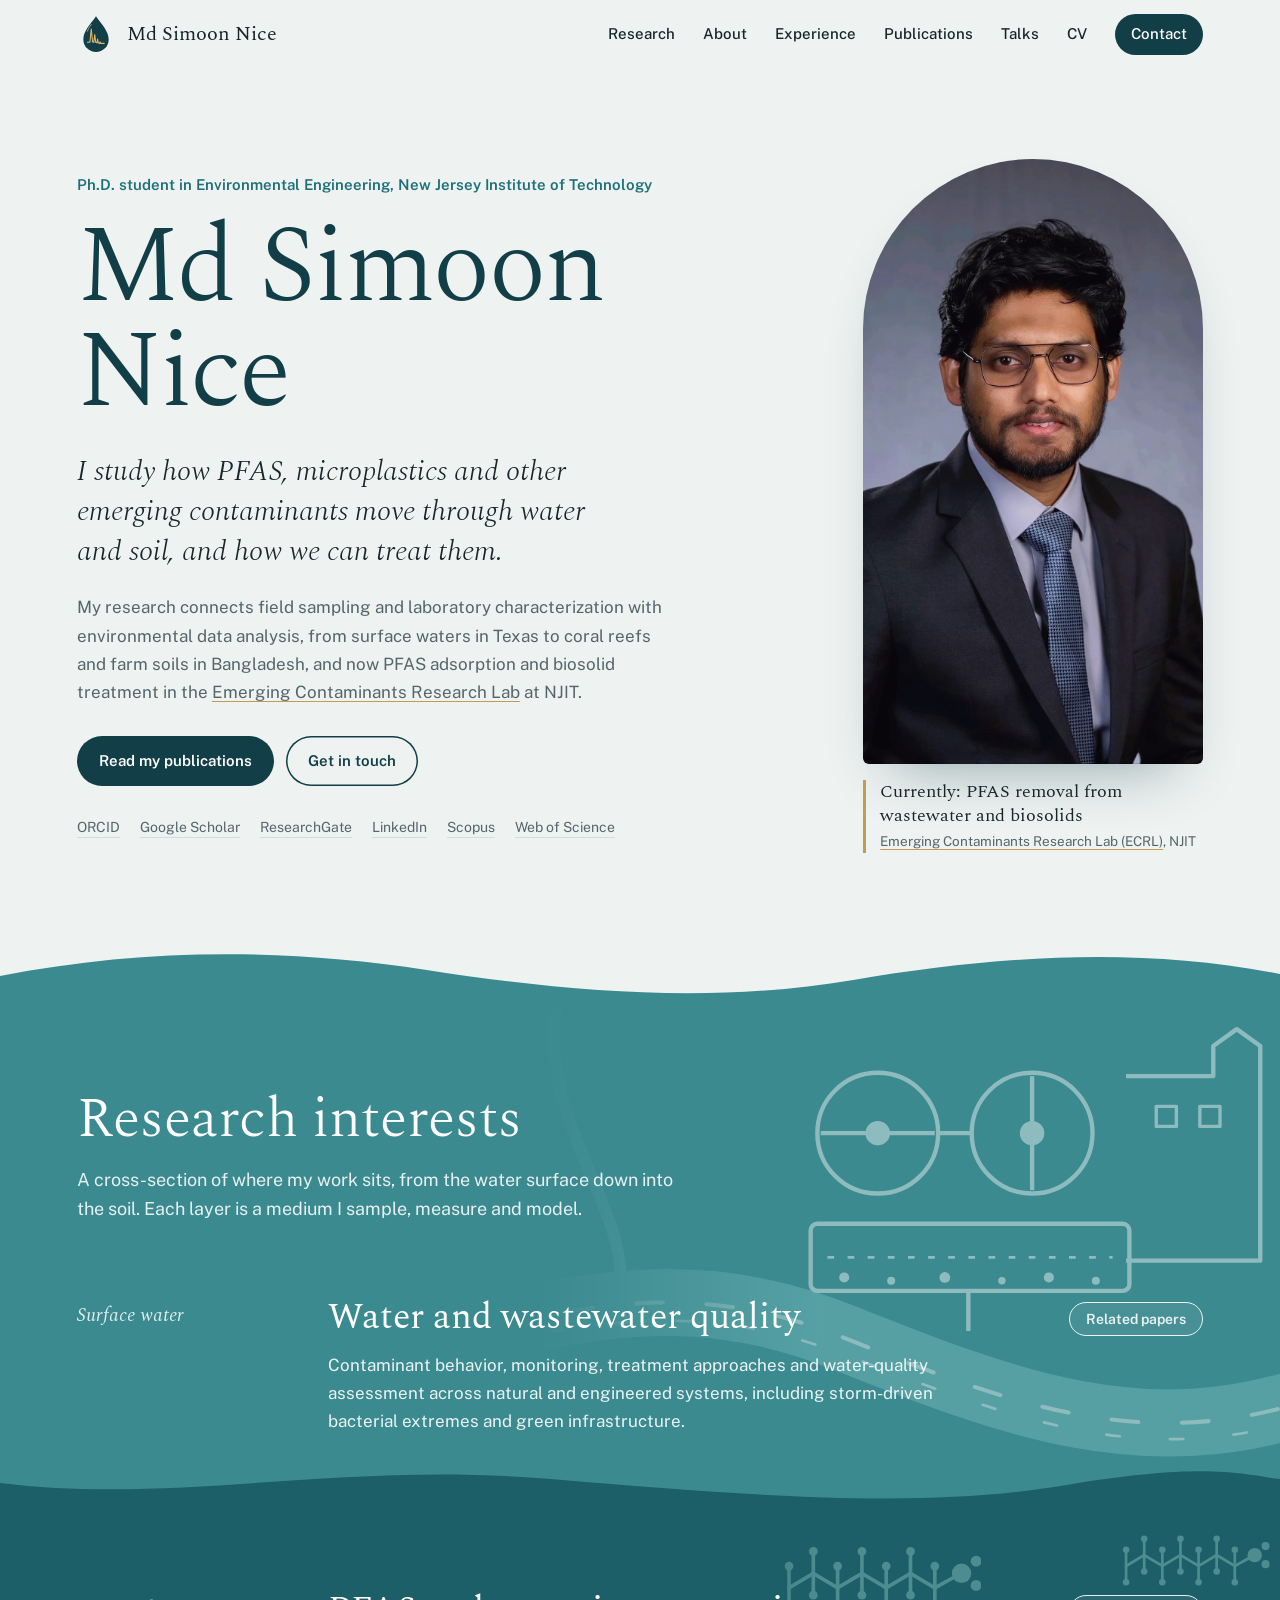
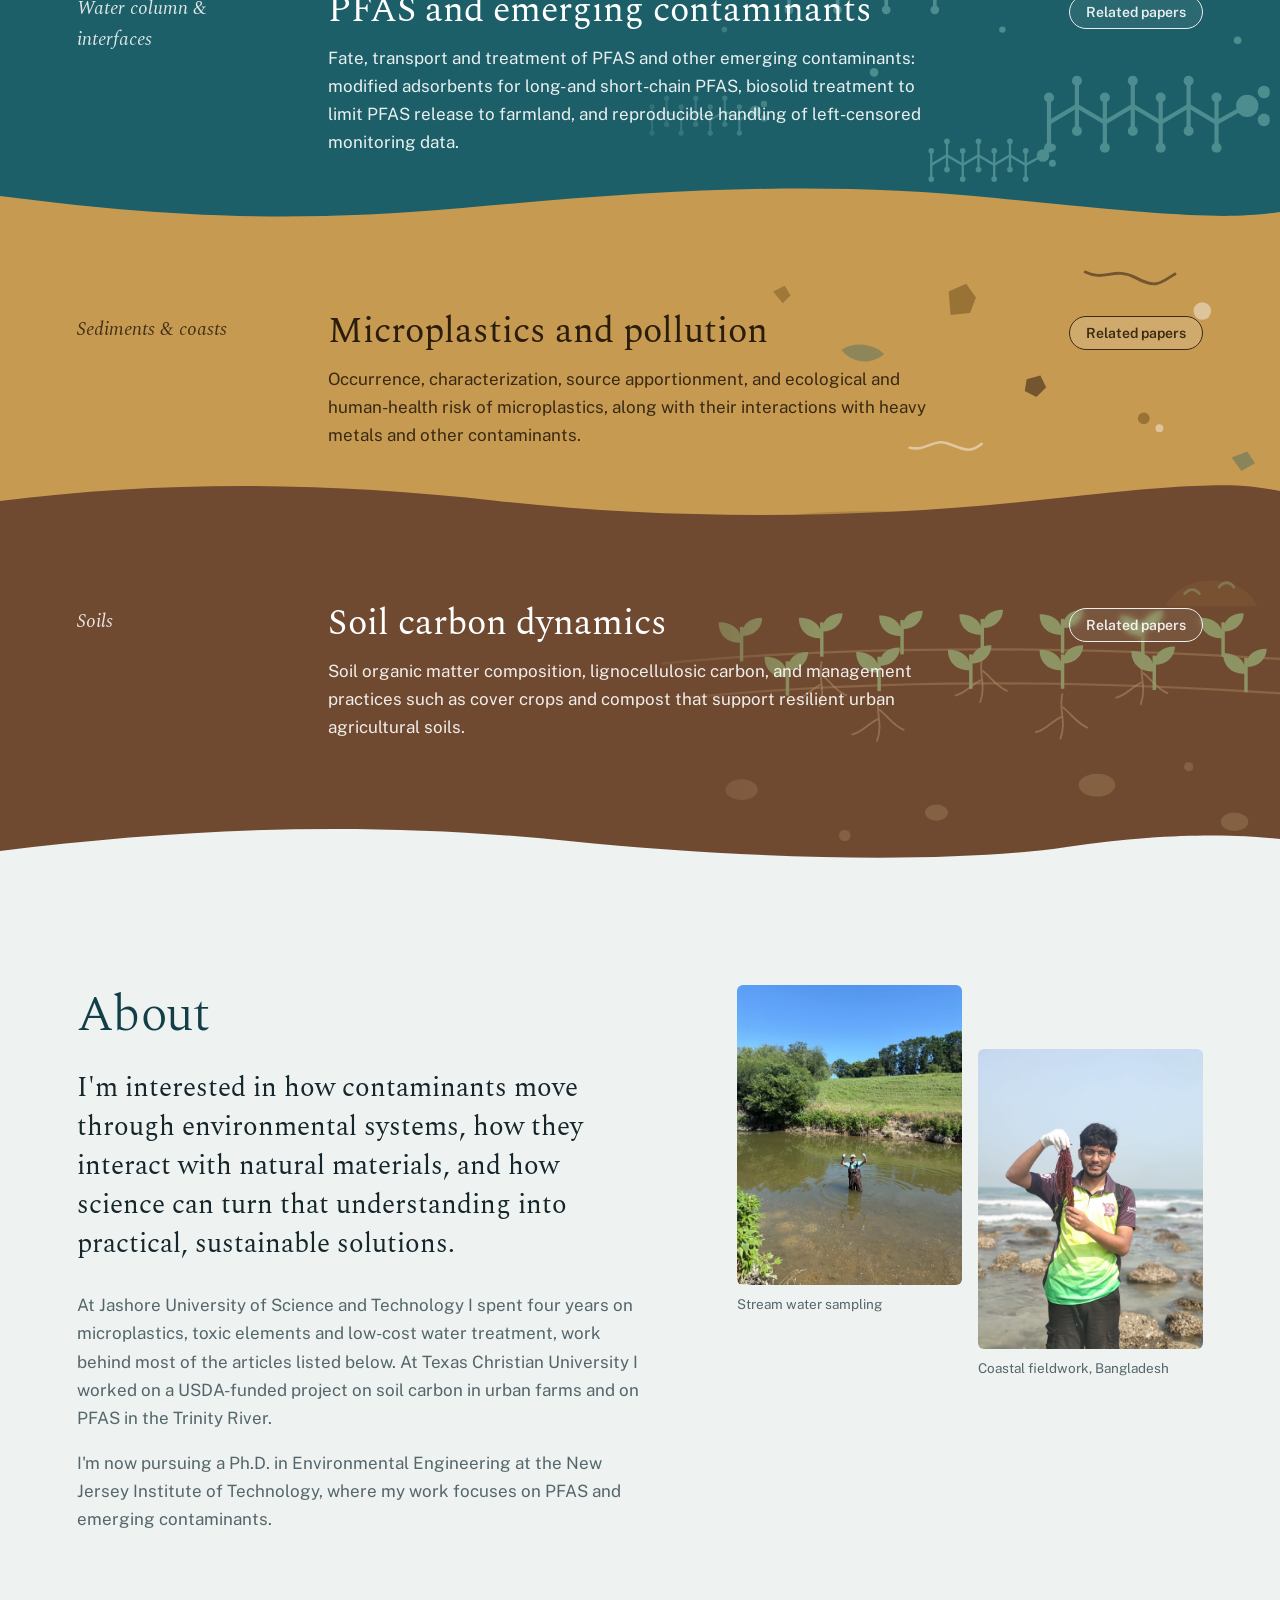
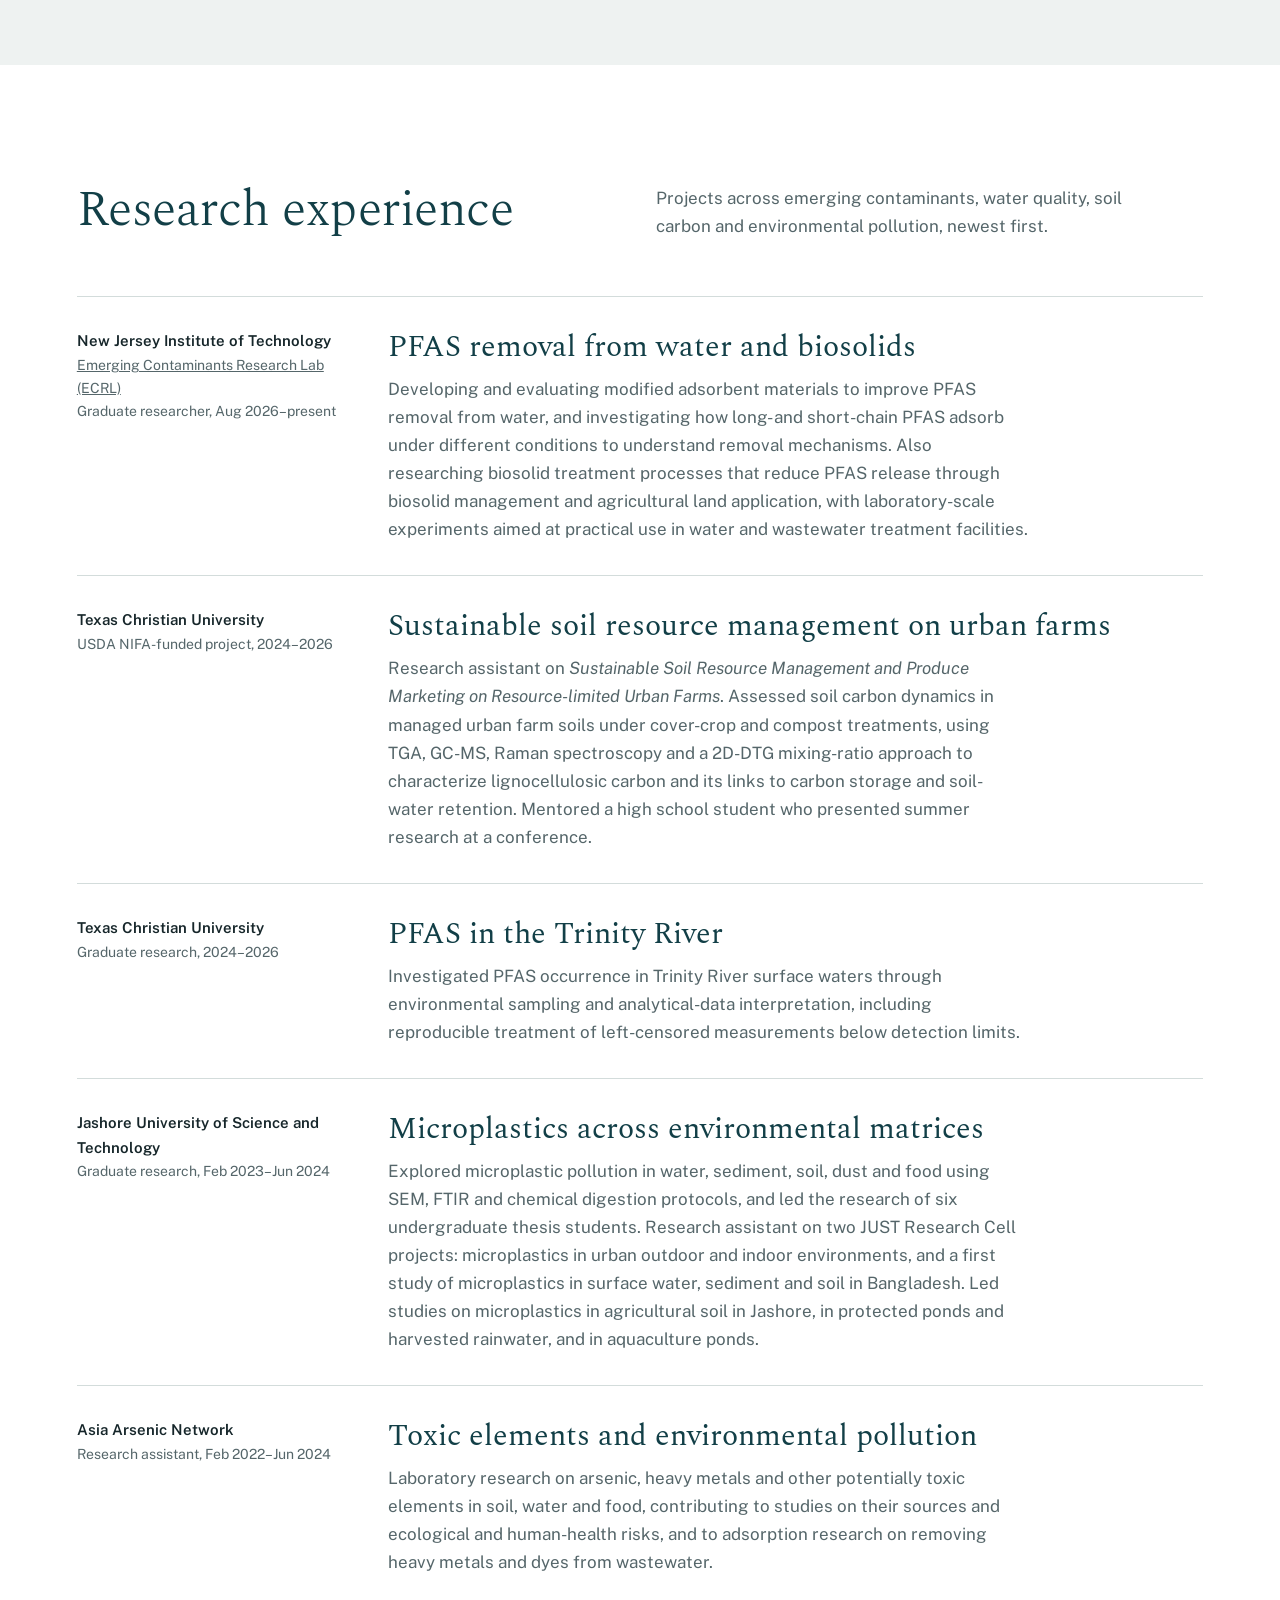
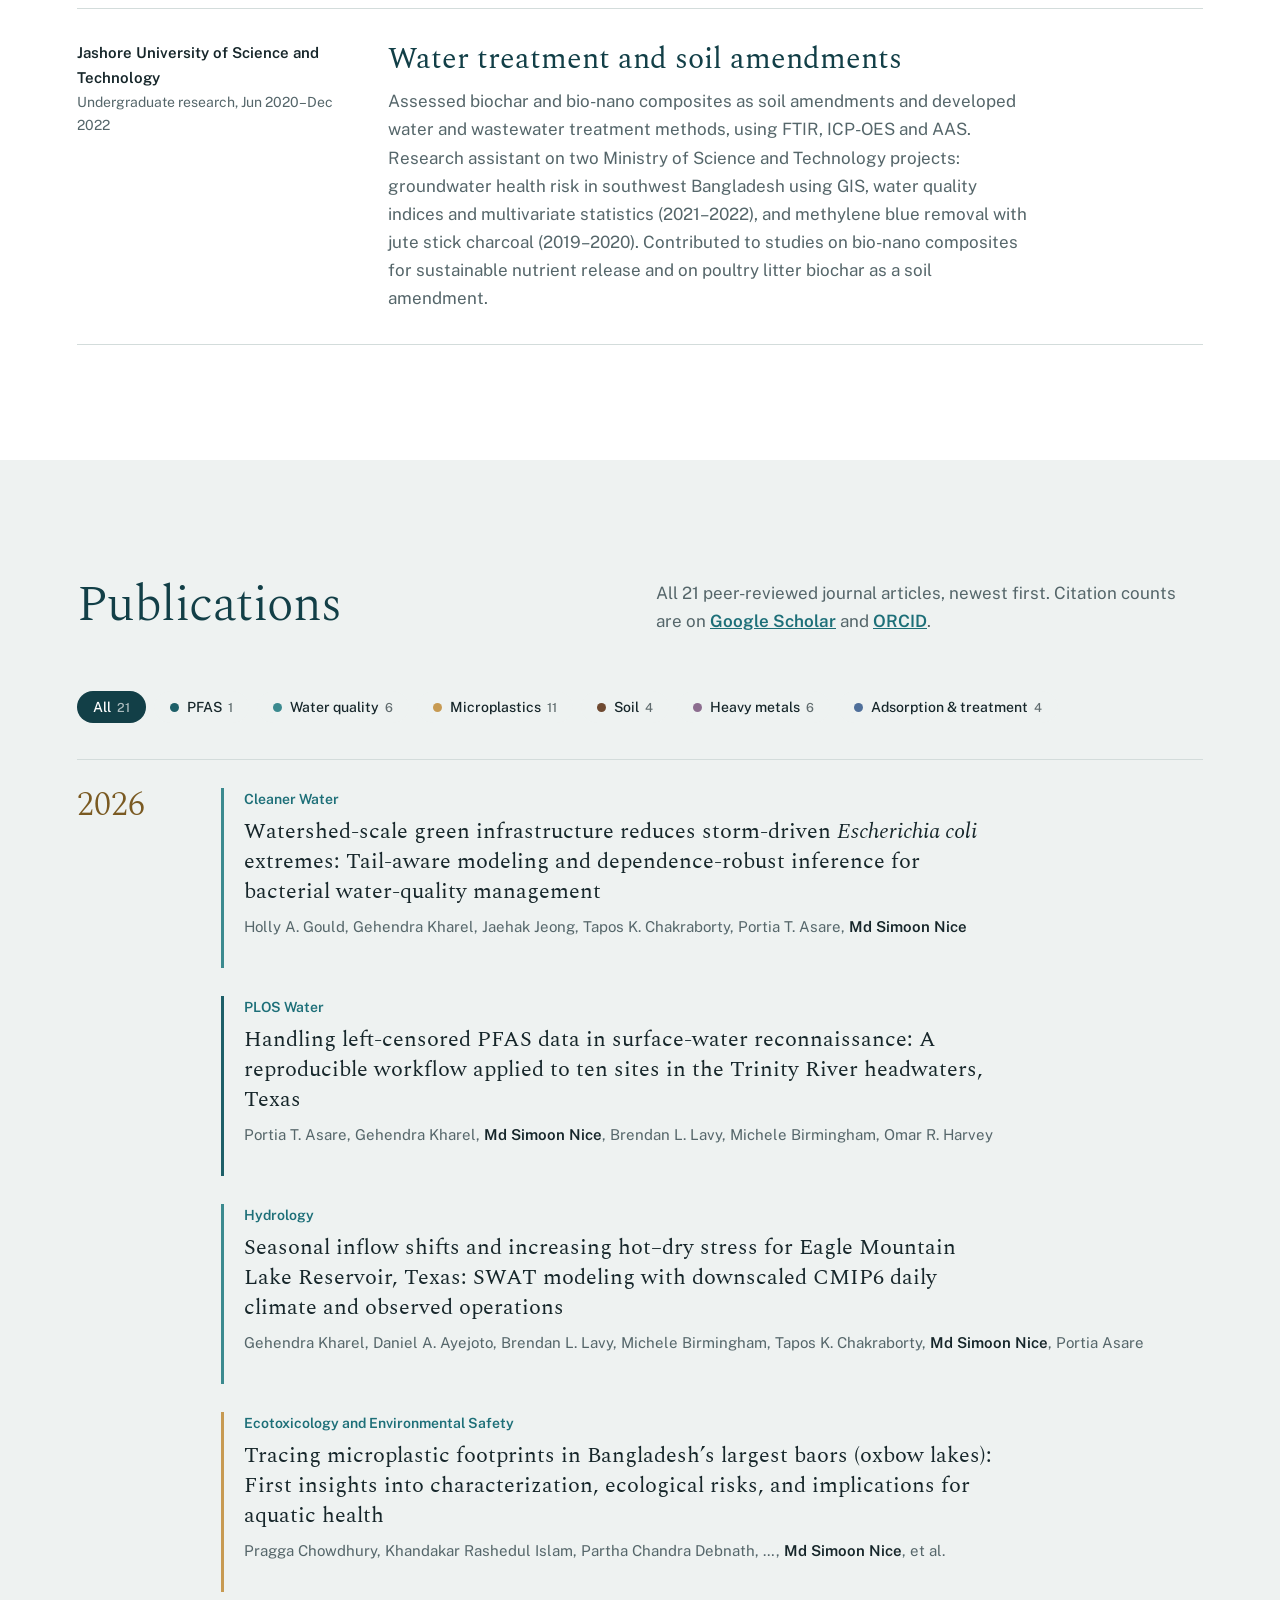
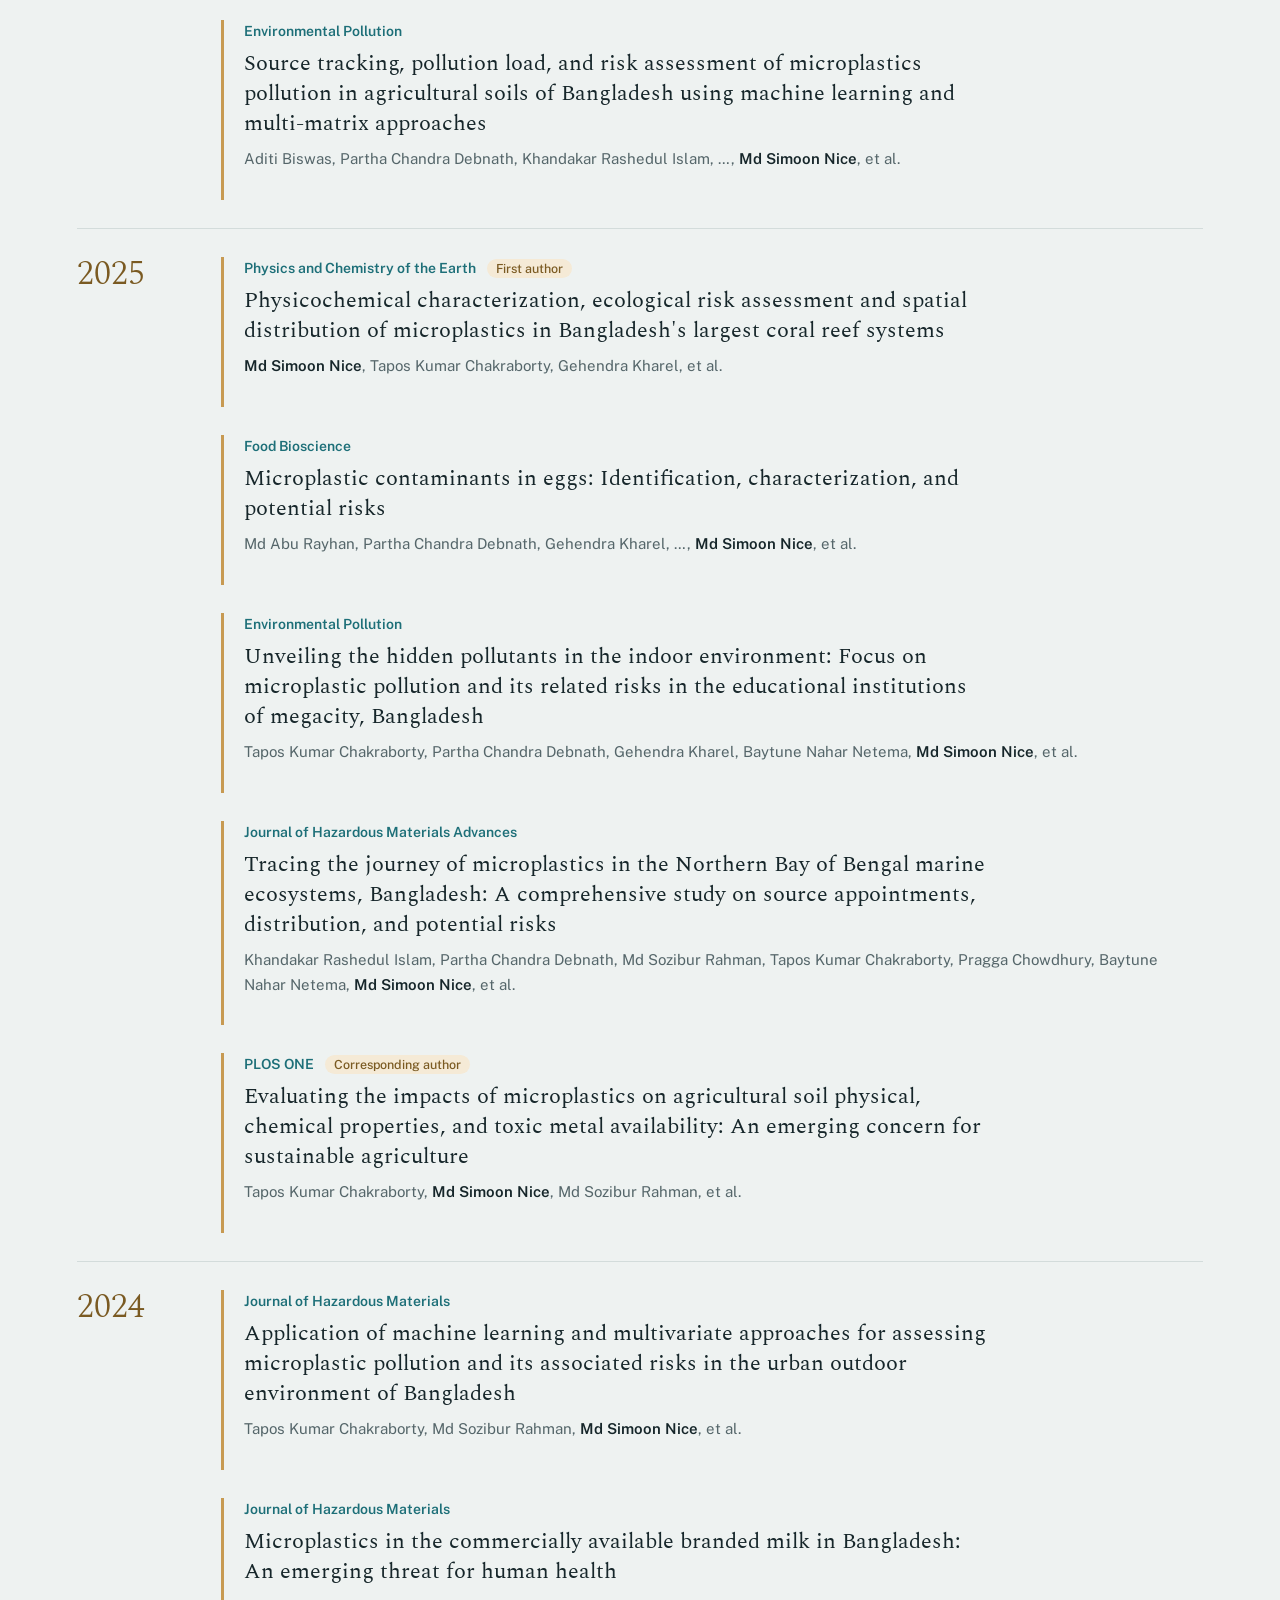
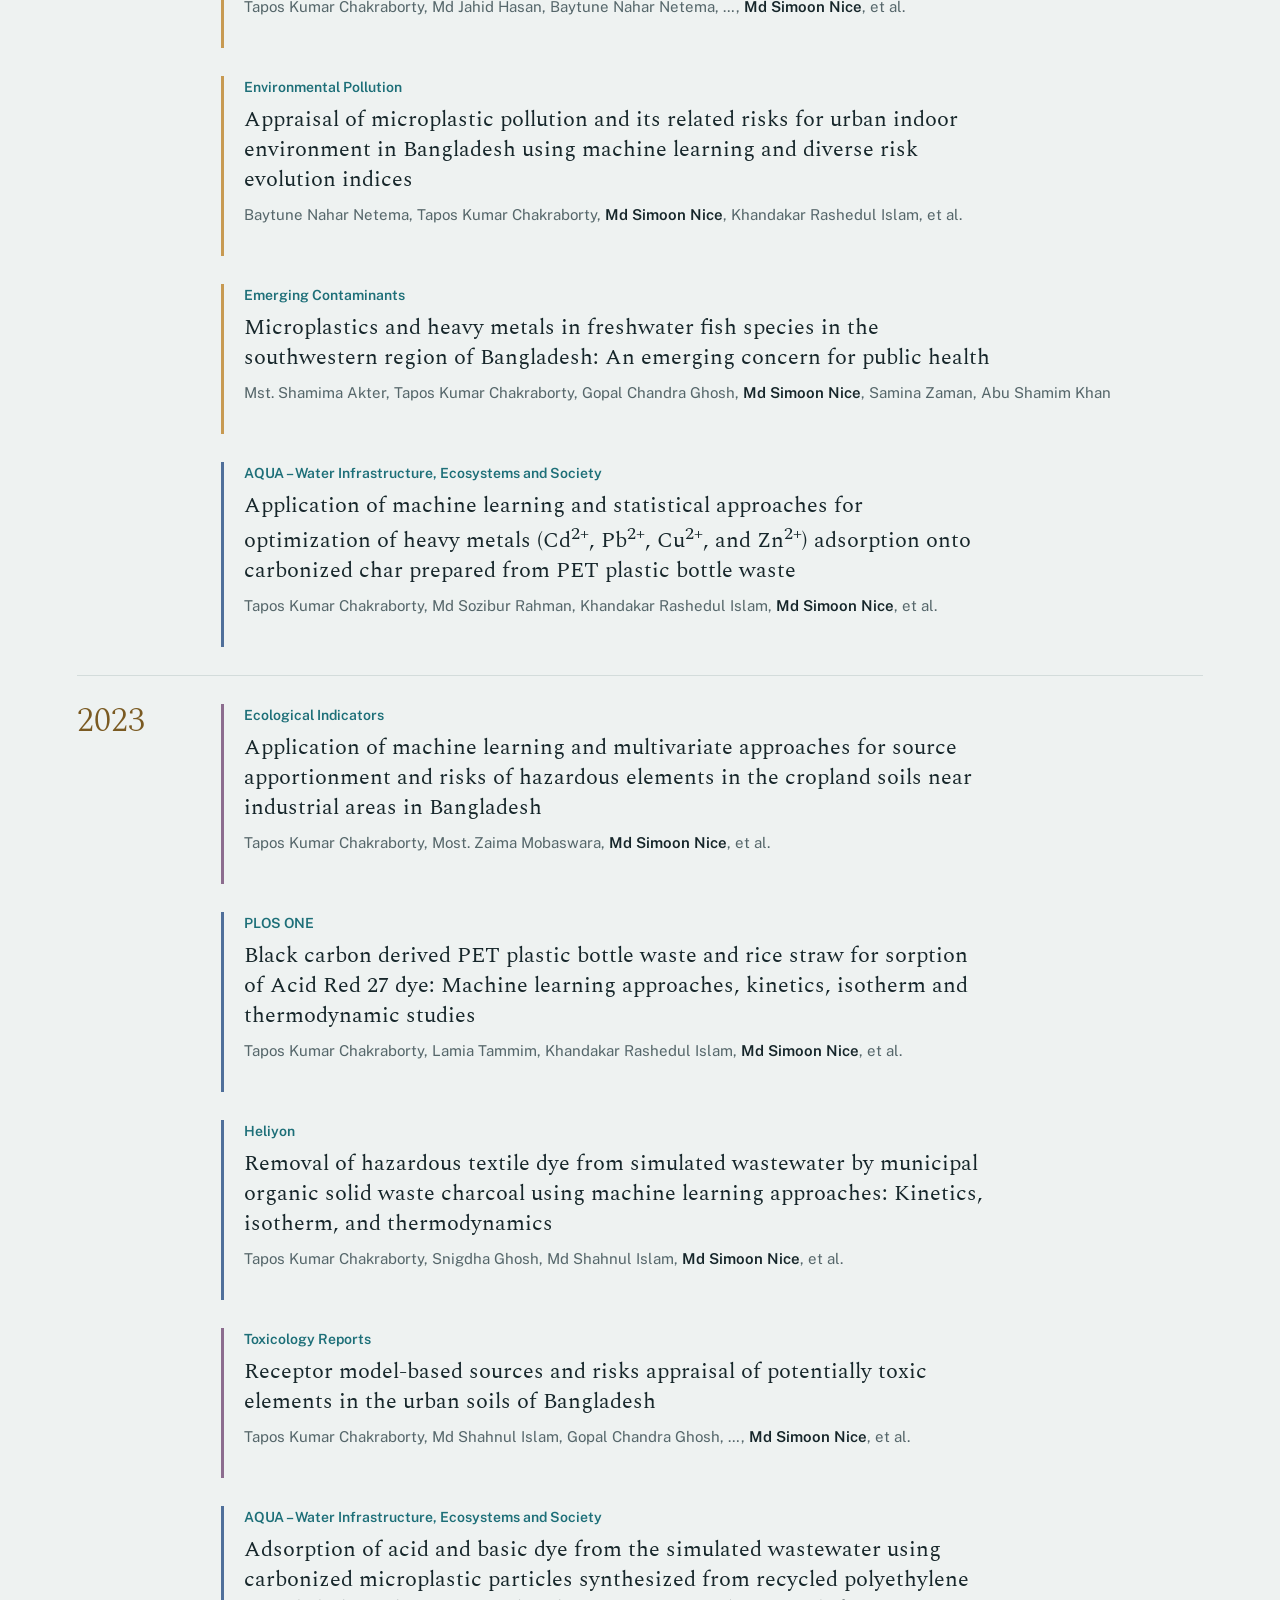
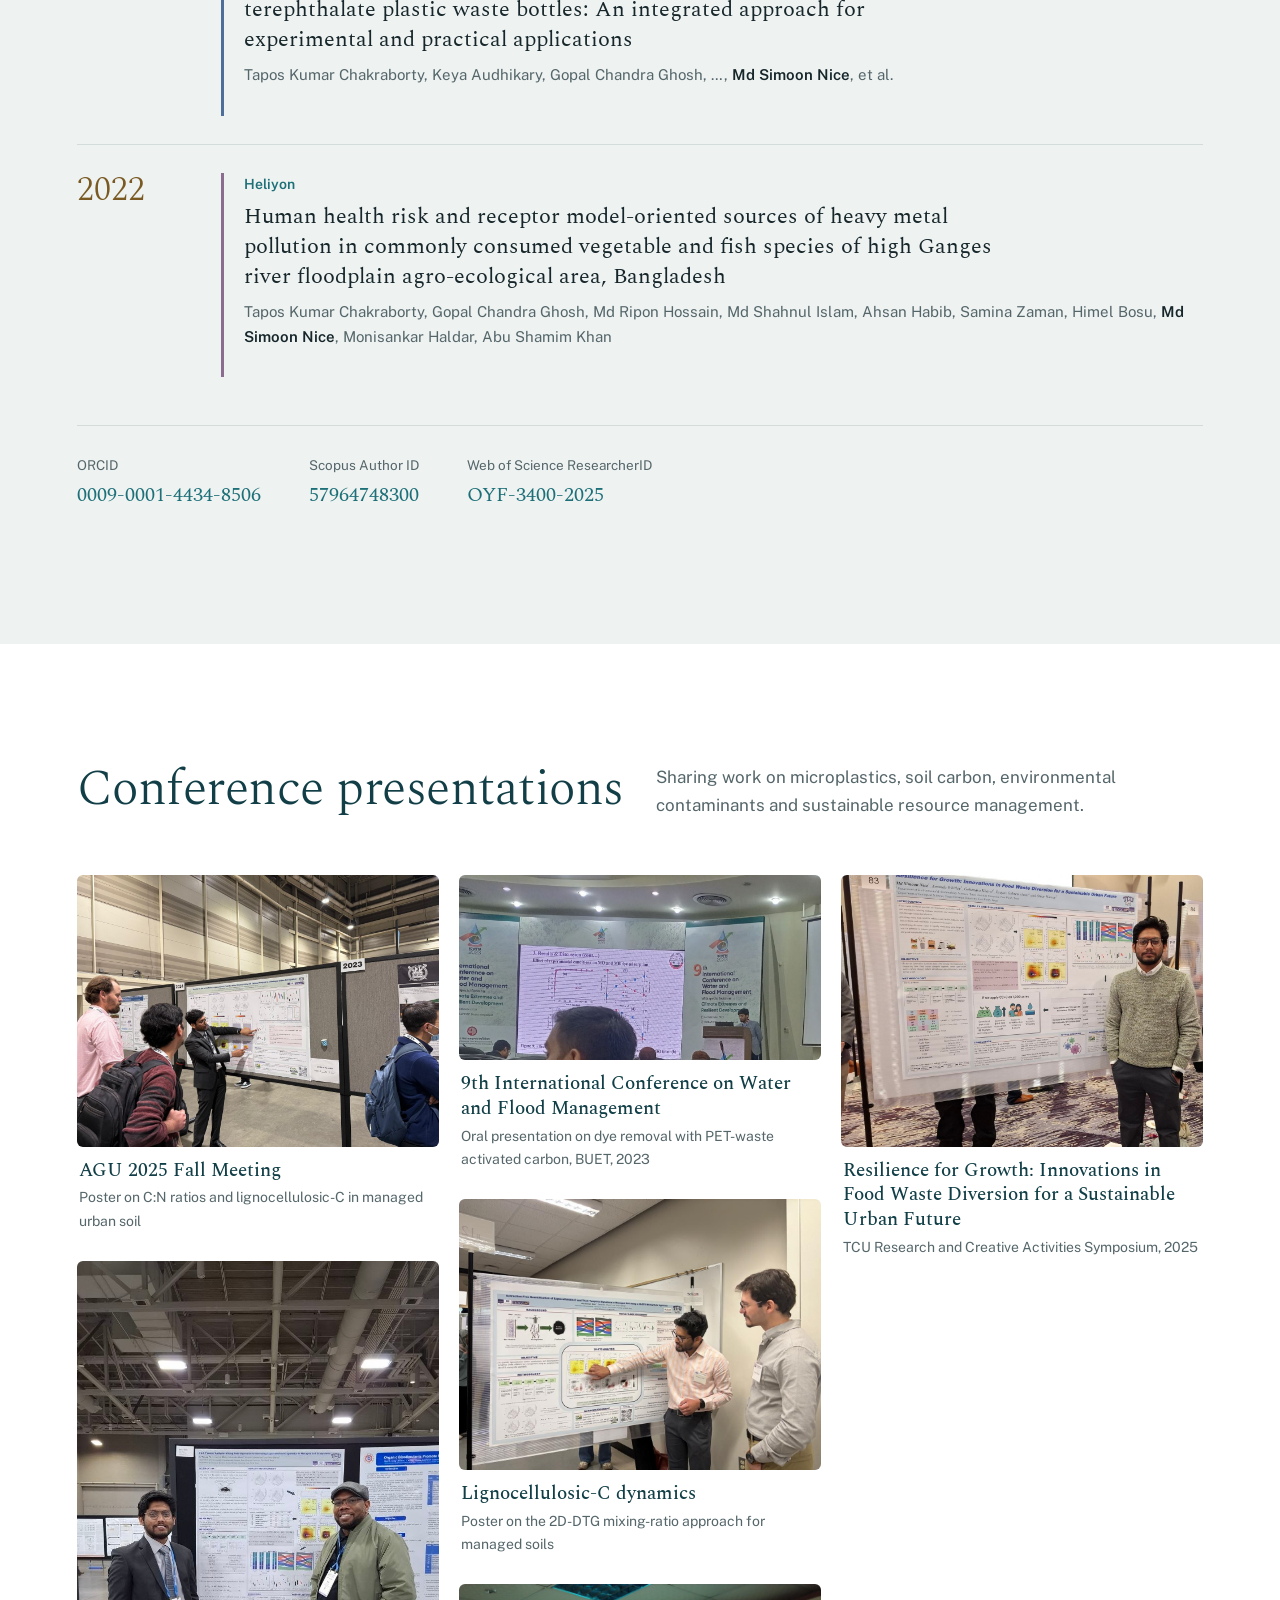
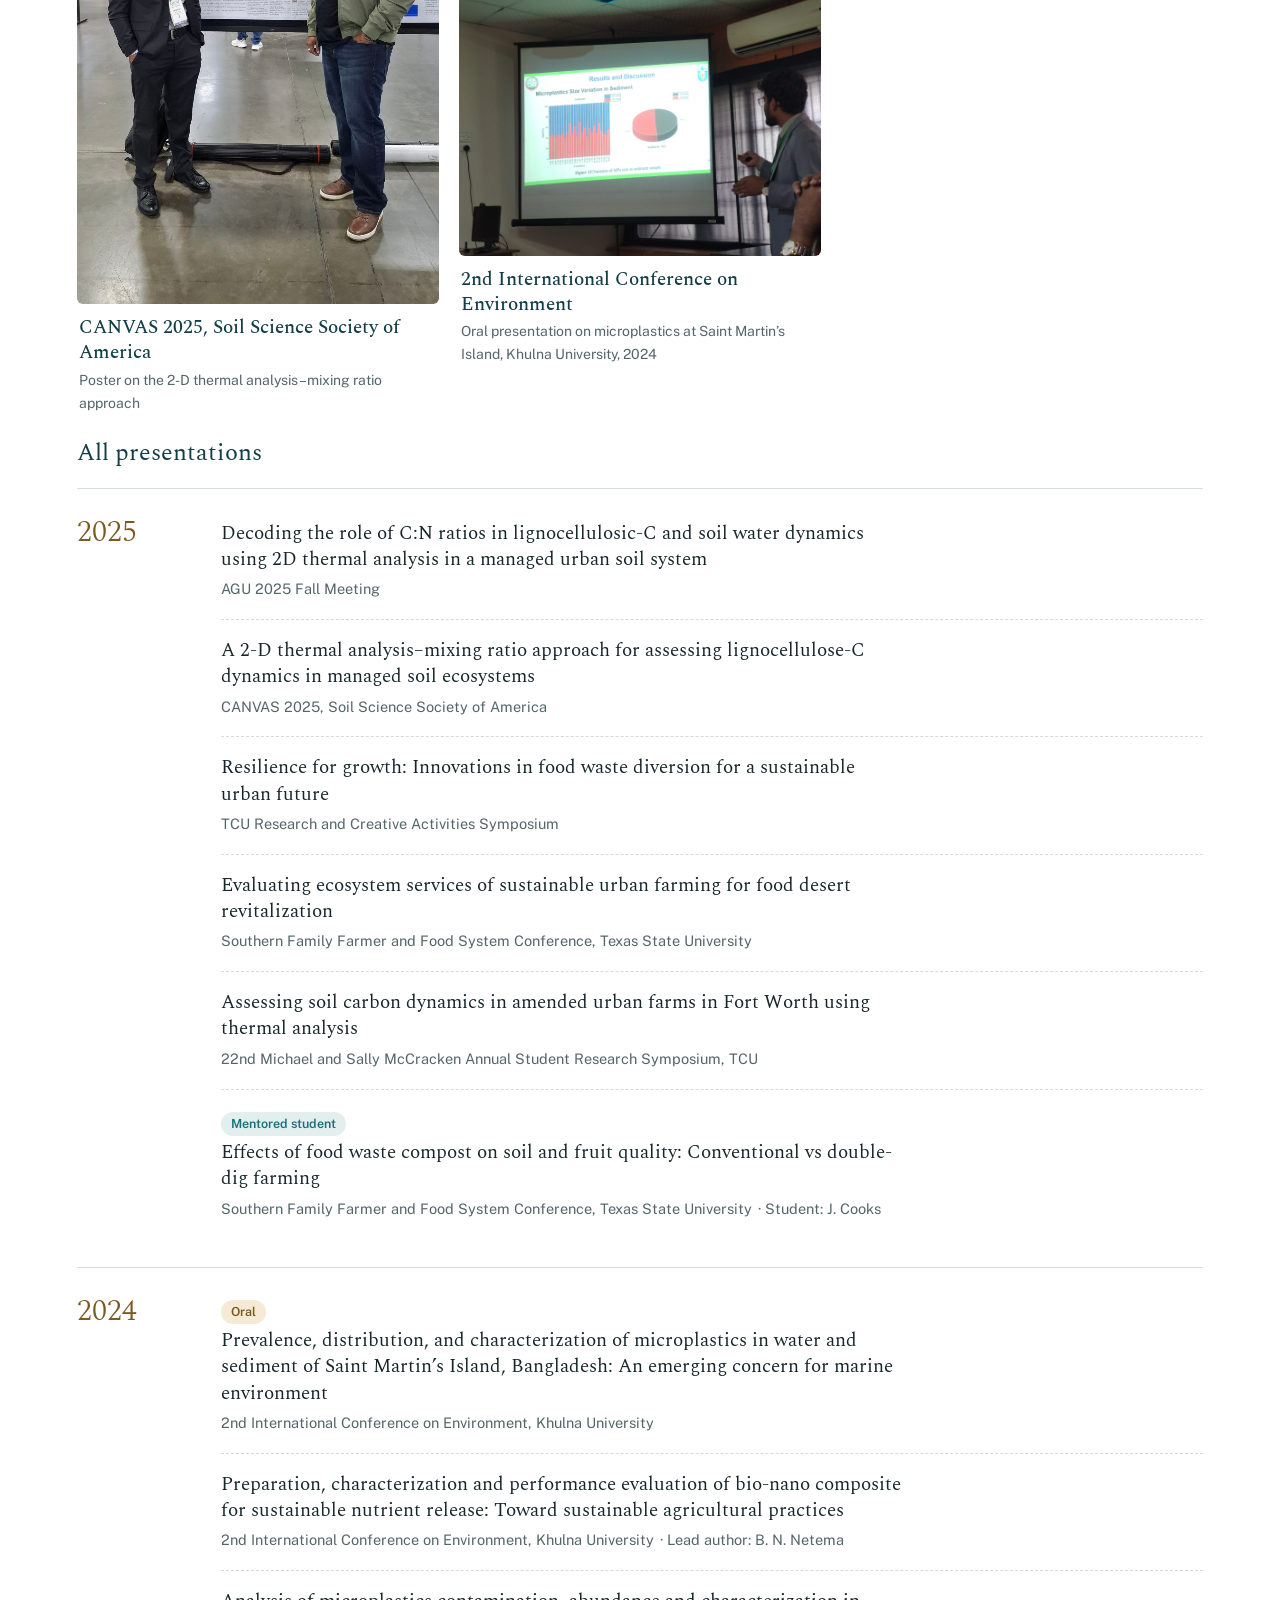
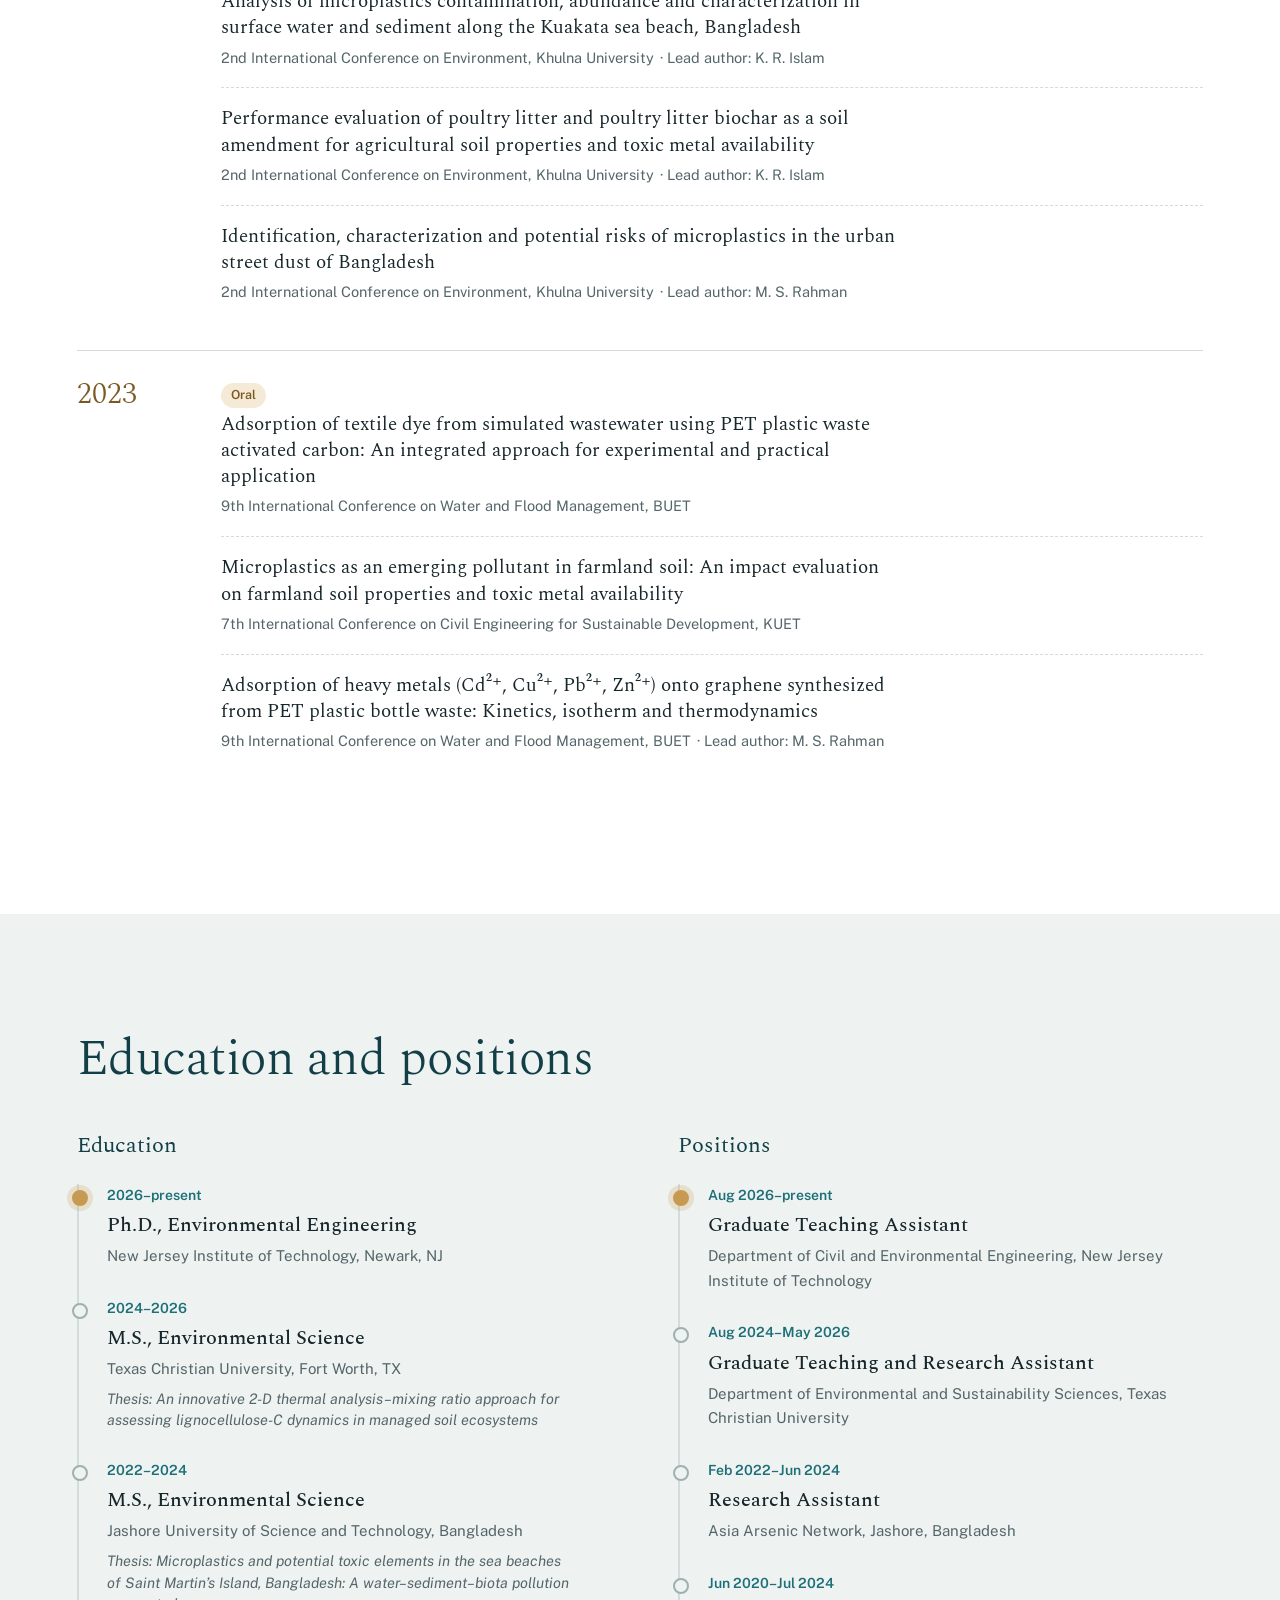
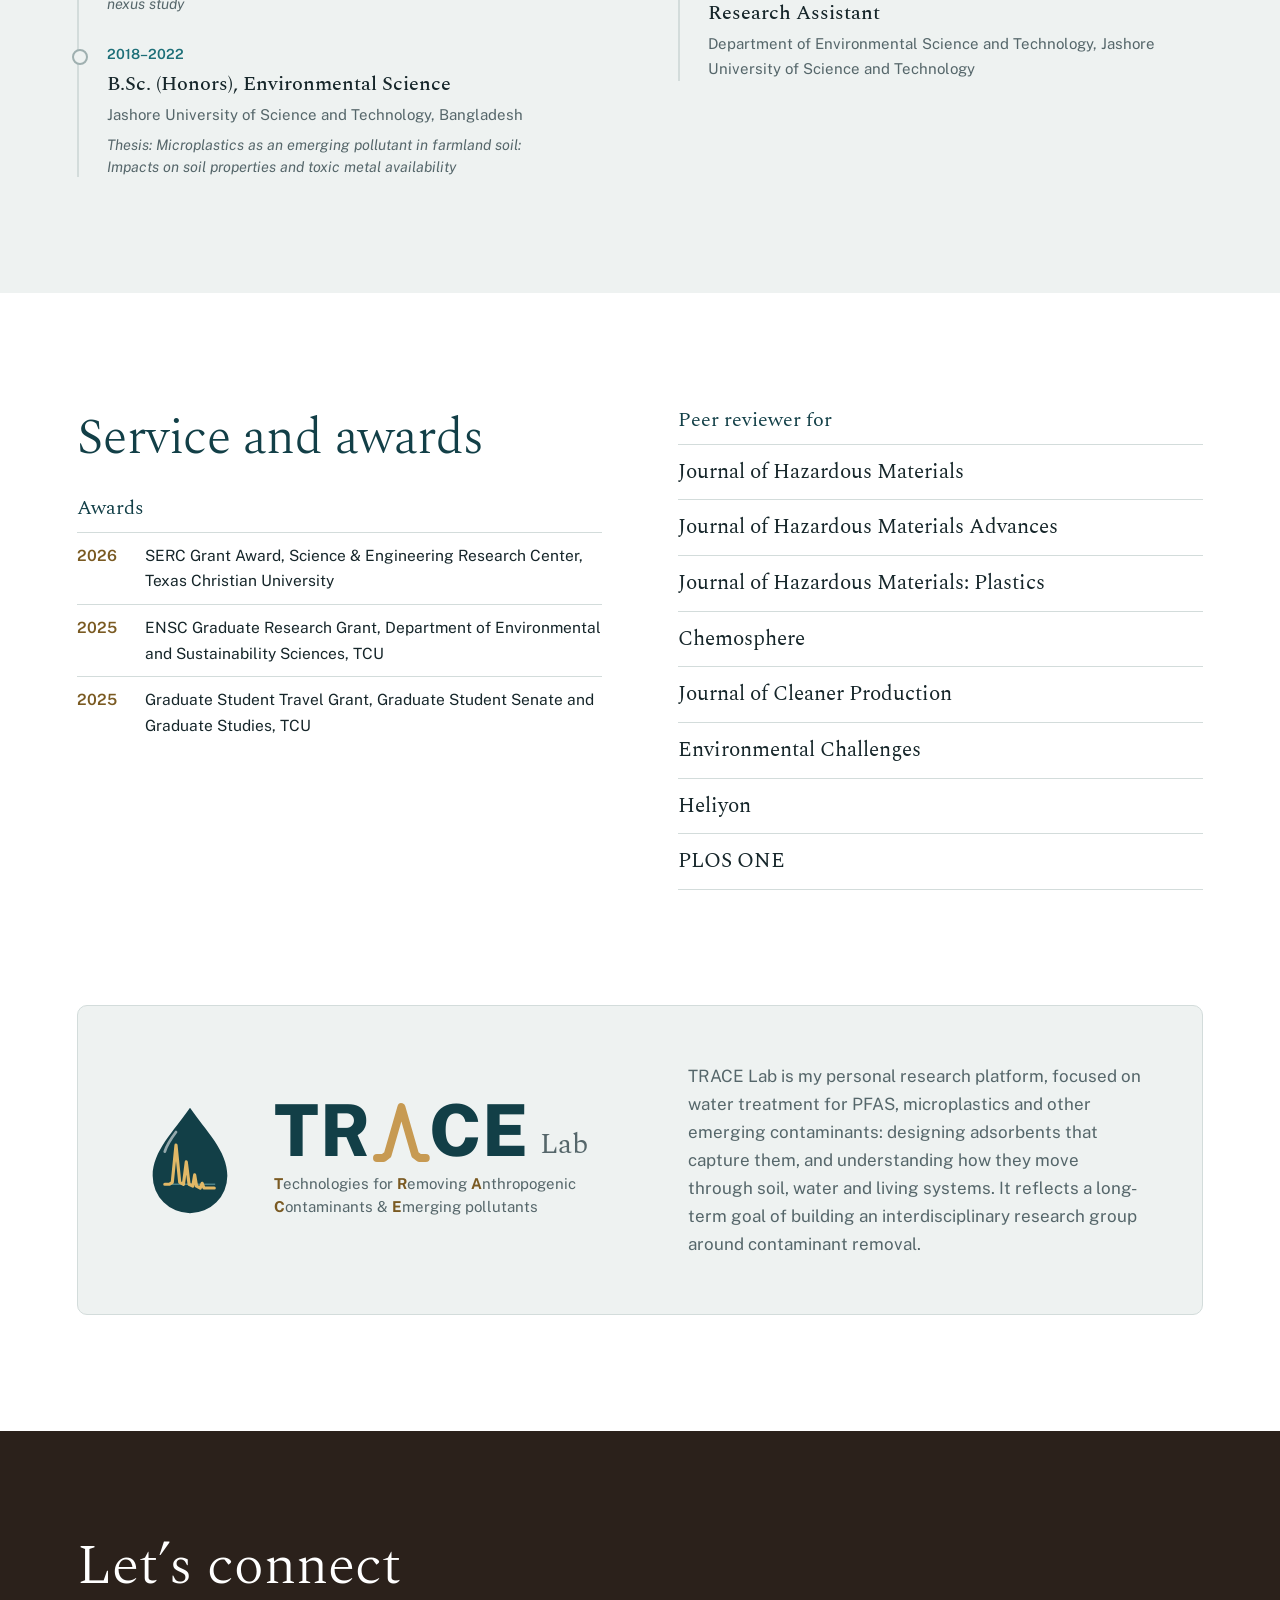
<file: index.html>
<!doctype html>
<html lang="en">
<head>
<meta charset="utf-8"><meta name="viewport" content="width=device-width,initial-scale=1">
<title>Md Simoon Nice | Environmental Researcher | NJIT</title>
<meta name="description" content="Official academic website of Md Simoon Nice, Ph.D. student and environmental researcher at NJIT studying PFAS, emerging contaminants, microplastics, water treatment, pollution, and soil carbon dynamics.">
<meta name="author" content="Md Simoon Nice"><meta name="robots" content="index, follow, max-image-preview:large">
<meta name="googlebot" content="index, follow"><meta name="theme-color" content="#123f47">
<link rel="canonical" href="https://simoonnice.github.io/"><link rel="icon" type="image/svg+xml" href="images/trace-emblem.svg"><link rel="icon" type="image/svg+xml" href="images/trace-lab-logo.svg"><link rel="apple-touch-icon" href="images/apple-touch-icon.png">
<meta property="og:type" content="profile"><meta property="og:title" content="Md Simoon Nice | Environmental Researcher">
<meta property="og:description" content="PFAS, emerging contaminants, microplastics, water treatment, environmental pollution, and soil carbon research.">
<meta property="og:url" content="https://simoonnice.github.io/"><meta property="og:image" content="https://simoonnice.github.io/images/social-preview.jpg">
<meta property="profile:first_name" content="Md Simoon"><meta property="profile:last_name" content="Nice">
<meta name="twitter:card" content="summary_large_image"><meta name="twitter:title" content="Md Simoon Nice | Environmental Researcher">
<meta name="twitter:description" content="Ph.D. student at NJIT researching PFAS and emerging contaminants."><meta name="twitter:image" content="https://simoonnice.github.io/images/social-preview.jpg">
<script type="application/ld+json">{"@context": "https://schema.org", "@type": "Person", "@id": "https://simoonnice.github.io/#person", "name": "Md Simoon Nice", "url": "https://simoonnice.github.io/", "image": "https://simoonnice.github.io/images/md-simoon-nice.jpg", "jobTitle": "Ph.D. Student and Environmental Researcher", "description": "Environmental researcher studying PFAS, emerging contaminants, microplastics, water and wastewater treatment, environmental pollution, and soil carbon dynamics.", "affiliation": {"@type": "CollegeOrUniversity", "name": "New Jersey Institute of Technology", "url": "https://www.njit.edu/"}, "alumniOf": [{"@type": "CollegeOrUniversity", "name": "Texas Christian University", "url": "https://www.tcu.edu/"}, {"@type": "CollegeOrUniversity", "name": "Jashore University of Science and Technology"}], "knowsAbout": ["PFAS", "Emerging contaminants", "Microplastics", "Water and wastewater treatment", "Environmental pollution", "Soil carbon dynamics", "Ecotoxicology", "Heavy metals"], "sameAs": ["https://orcid.org/0009-0001-4434-8506", "https://www.researchgate.net/profile/Md-Simoon-Nice-3", "https://www.linkedin.com/in/md-simoon-nice", "https://www.scopus.com/authid/detail.uri?authorId=57964748300", "https://www.webofscience.com/wos/author/record/OYF-3400-2025", "https://scholar.google.com/scholar?q=%22Md+Simoon+Nice%22"]}</script>
<link rel="preconnect" href="https://fonts.googleapis.com"><link rel="preconnect" href="https://fonts.gstatic.com" crossorigin>
<link href="https://fonts.googleapis.com/css2?family=Public+Sans:ital,wght@0,400;0,500;0,600;0,700;0,800;1,400&family=Spectral:ital,wght@0,300;0,400;0,500;1,300;1,400&display=swap" rel="stylesheet">
<link rel="stylesheet" href="css/style.css">
</head>
<body>
<a class="skip" href="#main">Skip to content</a>

<header class="nav">
  <a class="brand" href="#top" aria-label="Md Simoon Nice, TRACE Lab, home">
    <svg class="brand-mark" width="38" height="38" viewBox="0 0 120 120" aria-hidden="true"><path d="M60 4C77 29 100 50 100 77a40 40 0 0 1-80 0C20 50 43 29 60 4z" fill="#123f47"/>
  <path d="M33 86H87" stroke="#4d8288" stroke-width="1.6"/>
  <path d="M33 86h5l3-2 4-40 4 40 4 2 3-24 3 24 4 2 2-12 2 12 4 2 2-5 2 5h11" fill="none" stroke="#e2b866" stroke-width="3.4" stroke-linejoin="round" stroke-linecap="round"/>
  <path d="M45 30c-6 8-10 14-12 21" stroke="#ffffff" stroke-width="3" stroke-linecap="round" opacity=".55" fill="none"/></svg>
    <span>Md Simoon Nice</span>
  </a>
  <button class="menu" aria-label="Open navigation" aria-expanded="false" aria-controls="site-nav"><span></span><span></span></button>
  <nav id="site-nav">
    <a href="#research">Research</a><a href="#about">About</a><a href="#projects">Experience</a><a href="#publications">Publications</a><a href="#presentations">Talks</a><a href="#journey">CV</a><a class="nav-cta" href="#contact">Contact</a>
  </nav>
</header>

<main id="main">
<section class="hero" id="top">
  <div class="hero-copy">
    <p class="kicker">Ph.D. student in Environmental Engineering, New Jersey Institute of Technology</p>
    <h1>Md Simoon Nice</h1>
    <p class="tagline">I study how PFAS, microplastics and other emerging contaminants move through water and soil, and how we can treat them.</p>
    <p class="lead">My research connects field sampling and laboratory characterization with environmental data analysis, from surface waters in Texas to coral reefs and farm soils in Bangladesh, and now PFAS adsorption and biosolid treatment in the <a href="https://sites.google.com/view/ecrl-njit/" target="_blank" rel="noopener">Emerging Contaminants Research Lab</a> at NJIT.</p>
    <div class="actions"><a class="btn primary" href="#publications">Read my publications</a><a class="btn ghost" href="#contact">Get in touch</a></div>
    <ul class="profile-links" aria-label="Research profiles">
      <li><a href="https://orcid.org/0009-0001-4434-8506" target="_blank" rel="noopener">ORCID</a></li>
      <li><a href="https://scholar.google.com/citations?hl=en&amp;user=2_svu4MAAAAJ" target="_blank" rel="noopener">Google Scholar</a></li>
      <li><a href="https://www.researchgate.net/profile/Md-Simoon-Nice-3" target="_blank" rel="noopener">ResearchGate</a></li>
      <li><a href="https://www.linkedin.com/in/md-simoon-nice" target="_blank" rel="noopener">LinkedIn</a></li>
      <li><a href="https://www.scopus.com/authid/detail.uri?authorId=57964748300" target="_blank" rel="noopener">Scopus</a></li>
      <li><a href="https://www.webofscience.com/wos/author/record/OYF-3400-2025" target="_blank" rel="noopener">Web of Science</a></li>
    </ul>
  </div>
  <figure class="portrait">
    <img src="images/md-simoon-nice.jpg" alt="Portrait of Md Simoon Nice" width="899" height="1599">
    <figcaption>Currently: PFAS removal from wastewater and biosolids<br><span><a href="https://sites.google.com/view/ecrl-njit/" target="_blank" rel="noopener">Emerging Contaminants Research Lab (ECRL)</a>, NJIT</span></figcaption>
  </figure>
</section>

<!-- Research: a cross-section from surface water down to soil -->
<section id="research" class="strata" aria-labelledby="research-title">
  <svg height="60" class="wave wave-top" viewBox="0 0 1440 80" preserveAspectRatio="none" aria-hidden="true"><path d="M0 46C160 18 320 18 480 40s320 34 480 10 320-34 480-6V80H0z" fill="#3b8a8f"/></svg>
  <div class="layer l1">
    <div class="layer-inner intro">
      <h2 id="research-title">Research interests</h2>
      <p>A cross-section of where my work sits, from the water surface down into the soil. Each layer is a medium I sample, measure and model.</p>
    </div>
    <div class="layer-inner">
      <p class="medium">Surface water</p>
      <div class="layer-body">
        <h3>Water and wastewater quality</h3>
        <p>Contaminant behavior, monitoring, treatment approaches and water-quality assessment across natural and engineered systems, including storm-driven bacterial extremes and green infrastructure.</p>
      </div>
      <button class="layer-link" data-filter="water">Related papers</button>
    </div>
    <svg class="scene scene-water" viewBox="0 0 900 300" preserveAspectRatio="xMaxYMid slice" aria-hidden="true">
  <g class="creeks" fill="none" stroke="#7cc0c3" stroke-linecap="round">
    <path d="M240 -10C252 60 222 120 300 205" stroke-width="9"/>
    <path d="M470 -10C452 70 520 120 505 182" stroke-width="7"/>
    <path d="M120 40C150 90 140 140 190 196" stroke-width="5"/>
  </g>
  <path class="river" d="M-20 222C110 178 200 262 330 220S540 156 640 196S820 266 920 232" fill="none" stroke="#7cc0c3" stroke-width="40" stroke-linecap="round"/>
  <path class="flow" d="M-20 222C110 178 200 262 330 220S540 156 640 196S820 266 920 232" fill="none" stroke="#ffffff" stroke-width="2.4" stroke-dasharray="16 26" stroke-linecap="round"/>
  <path class="flow slow" d="M-20 232C110 190 200 272 330 230S540 168 640 206S820 276 920 242" fill="none" stroke="#ffffff" stroke-width="1.6" stroke-dasharray="8 30" stroke-linecap="round"/>
  <g class="plant" fill="none" stroke="#ffffff" stroke-width="2.6" stroke-linejoin="round">
    <circle cx="660" cy="74" r="36"/><circle cx="660" cy="74" r="6" fill="#ffffff"/>
    <g class="arm" style="transform-origin:660px 74px"><line x1="660" y1="74" x2="694" y2="74"/><line x1="660" y1="74" x2="626" y2="74"/></g>
    <circle cx="752" cy="74" r="36"/><circle cx="752" cy="74" r="6" fill="#ffffff"/>
    <g class="arm rev" style="transform-origin:752px 74px"><line x1="752" y1="74" x2="752" y2="40"/><line x1="752" y1="74" x2="752" y2="108"/></g>
    <rect x="620" y="128" width="190" height="40" rx="4"/>
    <path d="M630 148h170" stroke-dasharray="4 8" stroke-width="1.6"/>
    <path d="M808 40h52v-18l14-10 14 10v128h-80" />
    <path d="M826 58h12v12h-12zM852 58h12v12h-12z" stroke-width="2"/>
    <path d="M696 74h20M714 168v24" />
  </g>
  <g class="bubbles" fill="#ffffff">
    <circle cx="640" cy="160" r="3"/><circle cx="668" cy="162" r="2.4"/><circle cx="700" cy="160" r="3.2"/>
    <circle cx="734" cy="162" r="2.2"/><circle cx="762" cy="160" r="3"/><circle cx="790" cy="162" r="2.4"/>
  </g>
</svg>
  </div>
  <div class="layer l2">
    <svg height="60" class="wave" viewBox="0 0 1440 60" preserveAspectRatio="none" aria-hidden="true"><path d="M0 30C200 52 380 8 620 26s420 30 580 6 200-10 240-6V60H0z" fill="#1d5f68"/></svg>
    <div class="layer-inner">
      <p class="medium">Water column &amp; interfaces</p>
      <div class="layer-body">
        <h3>PFAS and emerging contaminants</h3>
        <p>Fate, transport and treatment of PFAS and other emerging contaminants: modified adsorbents for long- and short-chain PFAS, biosolid treatment to limit PFAS release to farmland, and reproducible handling of left-censored monitoring data.</p>
      </div>
      <button class="layer-link" data-filter="pfas">Related papers</button>
    </div>
    <svg class="scene scene-pfas" viewBox="0 0 900 300" preserveAspectRatio="xMaxYMid slice" aria-hidden="true">
  <defs><symbol id="pfasMol" viewBox="-6 -2 176 72"><g fill="none" stroke="currentColor" stroke-width="3" stroke-linecap="round"><path d="M12 34 L32 22 L52 34 L72 22 L92 34 L112 22 L132 34"/><line x1="12" y1="34" x2="12" y2="19"/><line x1="12" y1="34" x2="12" y2="49"/><circle cx="12" cy="16" r="3.6" class="f"/><circle cx="12" cy="52" r="3.6" class="f"/><line x1="32" y1="22" x2="32" y2="7"/><line x1="32" y1="22" x2="32" y2="37"/><circle cx="32" cy="4" r="3.6" class="f"/><circle cx="32" cy="40" r="3.6" class="f"/><line x1="52" y1="34" x2="52" y2="19"/><line x1="52" y1="34" x2="52" y2="49"/><circle cx="52" cy="16" r="3.6" class="f"/><circle cx="52" cy="52" r="3.6" class="f"/><line x1="72" y1="22" x2="72" y2="7"/><line x1="72" y1="22" x2="72" y2="37"/><circle cx="72" cy="4" r="3.6" class="f"/><circle cx="72" cy="40" r="3.6" class="f"/><line x1="92" y1="34" x2="92" y2="19"/><line x1="92" y1="34" x2="92" y2="49"/><circle cx="92" cy="16" r="3.6" class="f"/><circle cx="92" cy="52" r="3.6" class="f"/><line x1="112" y1="22" x2="112" y2="7"/><line x1="112" y1="22" x2="112" y2="37"/><circle cx="112" cy="4" r="3.6" class="f"/><circle cx="112" cy="40" r="3.6" class="f"/><line x1="132" y1="34" x2="132" y2="19"/><line x1="132" y1="34" x2="132" y2="49"/><circle cx="132" cy="16" r="3.6" class="f"/><circle cx="132" cy="52" r="3.6" class="f"/><line x1="132" y1="34" x2="150" y2="24"/></g><g fill="currentColor"><circle cx="154" cy="22" r="8"/><circle cx="166" cy="12" r="4.5"/><circle cx="166" cy="32" r="4.5"/></g></symbol></defs>
  <g color="#a9e4dc">
    <use href="#pfasMol" class="mol m1" x="420" y="30" width="200" height="82"/>
    <use href="#pfasMol" class="mol m2" x="660" y="150" width="230" height="94"/>
    <use href="#pfasMol" class="mol m3" x="560" y="210" width="130" height="53"/>
    <use href="#pfasMol" class="mol m4" x="740" y="20" width="150" height="61"/>
    <use href="#pfasMol" class="mol m5" x="300" y="170" width="120" height="49"/>
  </g>
  <g fill="#a9e4dc" class="ions"><circle cx="520" cy="150" r="4"/><circle cx="640" cy="110" r="3"/><circle cx="860" cy="120" r="3.6"/><circle cx="380" cy="110" r="2.6"/></g>
</svg>
  </div>
  <div class="layer l3">
    <svg height="60" class="wave" viewBox="0 0 1440 60" preserveAspectRatio="none" aria-hidden="true"><path d="M0 22c140 16 300 30 520 12s400-28 600-10 260 22 320 14V60H0z" fill="#c79a52"/></svg>
    <div class="layer-inner">
      <p class="medium">Sediments &amp; coasts</p>
      <div class="layer-body">
        <h3>Microplastics and pollution</h3>
        <p>Occurrence, characterization, source apportionment, and ecological and human-health risk of microplastics, along with their interactions with heavy metals and other contaminants.</p>
      </div>
      <button class="layer-link" data-filter="microplastics">Related papers</button>
    </div>
    <svg class="scene scene-mp" viewBox="0 0 900 300" preserveAspectRatio="xMaxYMid slice" aria-hidden="true">
  <g class="mp p1"><path d="M560 60l18-8 10 14-6 16-20 2z" fill="#7a5a22"/></g>
  <g class="mp p2"><path d="M700 40c20 10 30-6 52 6s26 4 40-4" fill="none" stroke="#3d2818" stroke-width="3" stroke-linecap="round"/></g>
  <g class="mp p3"><circle cx="820" cy="80" r="9" fill="#ffffff" opacity=".7"/></g>
  <g class="mp p4"><path d="M450 120c14-10 34-6 44 4-12 10-30 12-44-4z" fill="#1d5f68" opacity=".55"/></g>
  <g class="mp p5"><path d="M640 150l14-4 6 12-10 10-12-6z" fill="#3d2818"/></g>
  <g class="mp p6"><circle cx="760" cy="190" r="6" fill="#7a5a22"/><circle cx="776" cy="200" r="4" fill="#ffffff" opacity=".7"/></g>
  <g class="mp p7"><path d="M520 220c18 4 24-10 40-4s22 10 34 0" fill="none" stroke="#ffffff" stroke-width="2.6" stroke-linecap="round" opacity=".75"/></g>
  <g class="mp p8"><path d="M850 230l16-6 8 12-14 8z" fill="#1d5f68" opacity=".6"/></g>
  <g class="mp p9"><path d="M380 60l12-6 6 10-8 8z" fill="#7a5a22"/></g>
  <g class="settled" fill="#7a5a22" opacity=".5"><path d="M380 292c60-10 140-8 220 0s180 10 300-2v12H380z"/></g>
</svg>
  </div>
  <div class="layer l4">
    <svg height="60" class="wave" viewBox="0 0 1440 60" preserveAspectRatio="none" aria-hidden="true"><path d="M0 34c180-20 360-20 560 0s420 18 620-2 220-14 260-8V60H0z" fill="#6f4a31"/></svg>
    <div class="layer-inner">
      <p class="medium">Soils</p>
      <div class="layer-body">
        <h3>Soil carbon dynamics</h3>
        <p>Soil organic matter composition, lignocellulosic carbon, and management practices such as cover crops and compost that support resilient urban agricultural soils.</p>
      </div>
      <button class="layer-link" data-filter="soil">Related papers</button>
    </div>
    <svg class="scene scene-soil" viewBox="0 0 900 300" preserveAspectRatio="xMaxYMid slice" aria-hidden="true">
  <g fill="none" stroke="#c9a172" stroke-width="2" opacity=".55">
    <path d="M360 120C520 104 700 104 900 116"/><path d="M380 150C540 134 720 134 900 146"/>
  </g>
  <g class="crops"><g class="crop c0" style="transform-origin:430px 118px"><path d="M430 118v-30" stroke="#a8d08d" stroke-width="3" fill="none"/><path d="M430 102c-14 0-20-8-20-18 12 0 20 6 20 18zM430 96c12 0 18-8 18-16-11 0-18 6-18 16z" fill="#a8d08d"/></g><g class="crop c1" style="transform-origin:500px 114px"><path d="M500 114v-30" stroke="#a8d08d" stroke-width="3" fill="none"/><path d="M500 98c-14 0-20-8-20-18 12 0 20 6 20 18zM500 92c12 0 18-8 18-16-11 0-18 6-18 16z" fill="#a8d08d"/></g><g class="crop c2" style="transform-origin:570px 112px"><path d="M570 112v-30" stroke="#a8d08d" stroke-width="3" fill="none"/><path d="M570 96c-14 0-20-8-20-18 12 0 20 6 20 18zM570 90c12 0 18-8 18-16-11 0-18 6-18 16z" fill="#a8d08d"/></g><g class="crop c0" style="transform-origin:640px 111px"><path d="M640 111v-30" stroke="#a8d08d" stroke-width="3" fill="none"/><path d="M640 95c-14 0-20-8-20-18 12 0 20 6 20 18zM640 89c12 0 18-8 18-16-11 0-18 6-18 16z" fill="#a8d08d"/></g><g class="crop c1" style="transform-origin:710px 111px"><path d="M710 111v-30" stroke="#a8d08d" stroke-width="3" fill="none"/><path d="M710 95c-14 0-20-8-20-18 12 0 20 6 20 18zM710 89c12 0 18-8 18-16-11 0-18 6-18 16z" fill="#a8d08d"/></g><g class="crop c2" style="transform-origin:780px 112px"><path d="M780 112v-30" stroke="#a8d08d" stroke-width="3" fill="none"/><path d="M780 96c-14 0-20-8-20-18 12 0 20 6 20 18zM780 90c12 0 18-8 18-16-11 0-18 6-18 16z" fill="#a8d08d"/></g><g class="crop c0" style="transform-origin:850px 114px"><path d="M850 114v-30" stroke="#a8d08d" stroke-width="3" fill="none"/><path d="M850 98c-14 0-20-8-20-18 12 0 20 6 20 18zM850 92c12 0 18-8 18-16-11 0-18 6-18 16z" fill="#a8d08d"/></g><g class="crop c1" style="transform-origin:470px 148px"><path d="M470 148v-30" stroke="#a8d08d" stroke-width="3" fill="none"/><path d="M470 132c-14 0-20-8-20-18 12 0 20 6 20 18zM470 126c12 0 18-8 18-16-11 0-18 6-18 16z" fill="#a8d08d"/></g><g class="crop c2" style="transform-origin:550px 144px"><path d="M550 144v-30" stroke="#a8d08d" stroke-width="3" fill="none"/><path d="M550 128c-14 0-20-8-20-18 12 0 20 6 20 18zM550 122c12 0 18-8 18-16-11 0-18 6-18 16z" fill="#a8d08d"/></g><g class="crop c0" style="transform-origin:630px 142px"><path d="M630 142v-30" stroke="#a8d08d" stroke-width="3" fill="none"/><path d="M630 126c-14 0-20-8-20-18 12 0 20 6 20 18zM630 120c12 0 18-8 18-16-11 0-18 6-18 16z" fill="#a8d08d"/></g><g class="crop c1" style="transform-origin:710px 142px"><path d="M710 142v-30" stroke="#a8d08d" stroke-width="3" fill="none"/><path d="M710 126c-14 0-20-8-20-18 12 0 20 6 20 18zM710 120c12 0 18-8 18-16-11 0-18 6-18 16z" fill="#a8d08d"/></g><g class="crop c2" style="transform-origin:790px 143px"><path d="M790 143v-30" stroke="#a8d08d" stroke-width="3" fill="none"/><path d="M790 127c-14 0-20-8-20-18 12 0 20 6 20 18zM790 121c12 0 18-8 18-16-11 0-18 6-18 16z" fill="#a8d08d"/></g><g class="crop c0" style="transform-origin:870px 145px"><path d="M870 145v-30" stroke="#a8d08d" stroke-width="3" fill="none"/><path d="M870 129c-14 0-20-8-20-18 12 0 20 6 20 18zM870 123c12 0 18-8 18-16-11 0-18 6-18 16z" fill="#a8d08d"/></g></g>
  <g fill="none" stroke="#e2c497" stroke-width="1.6" opacity=".55"><path d="M500 118c-4 14 4 24-2 40M500 130c8 6 12 14 22 18M500 138c-10 4-14 12-24 14"/><path d="M640 114c-4 14 4 24-2 40M640 126c8 6 12 14 22 18M640 134c-10 4-14 12-24 14"/><path d="M780 116c-4 14 4 24-2 40M780 128c8 6 12 14 22 18M780 136c-10 4-14 12-24 14"/><path d="M550 148c-4 14 4 24-2 40M550 160c8 6 12 14 22 18M550 168c-10 4-14 12-24 14"/><path d="M710 146c-4 14 4 24-2 40M710 158c8 6 12 14 22 18M710 166c-10 4-14 12-24 14"/></g>
  <g fill="#e2c497" opacity=".35"><ellipse cx="430" cy="230" rx="14" ry="9"/><ellipse cx="600" cy="250" rx="10" ry="7"/><ellipse cx="740" cy="226" rx="16" ry="10"/><ellipse cx="860" cy="258" rx="12" ry="8"/><circle cx="520" cy="270" r="5"/><circle cx="820" cy="210" r="4"/></g>
  <g class="compost" opacity=".6"><path d="M800 70c14-30 66-30 80 0z" fill="#8a6038"/><path d="M816 60c4-6 10-6 14 0M846 54c4-6 10-6 14 0" stroke="#a8d08d" stroke-width="2.4" fill="none"/></g>
</svg>
    <svg height="60" class="wave wave-bottom" viewBox="0 0 1440 60" preserveAspectRatio="none" aria-hidden="true"><path d="M0 40c220-24 420-30 640-10s440 22 560 6 200-12 240-8V60H0z" fill="#eef2f1"/></svg>
  </div>
</section>

<section id="about" class="section about">
  <div class="about-text">
    <h2>About</h2>
    <p class="big">I'm interested in how contaminants move through environmental systems, how they interact with natural materials, and how science can turn that understanding into practical, sustainable solutions.</p>
    <p>At Jashore University of Science and Technology I spent four years on microplastics, toxic elements and low-cost water treatment, work behind most of the articles listed below. At Texas Christian University I worked on a USDA-funded project on soil carbon in urban farms and on PFAS in the Trinity River.</p>
    <p>I'm now pursuing a Ph.D. in Environmental Engineering at the New Jersey Institute of Technology, where my work focuses on PFAS and emerging contaminants.</p>
  </div>
  <div class="about-photos">
    <figure><img src="images/water-sampling.jpg" alt="Md Simoon Nice collecting a water sample while standing in a stream" width="1050" height="1400" loading="lazy"><figcaption>Stream water sampling</figcaption></figure>
    <figure><img src="images/coastal-fieldwork.jpg" alt="Md Simoon Nice conducting coastal environmental fieldwork in Bangladesh" width="1200" height="1600" loading="lazy"><figcaption>Coastal fieldwork, Bangladesh</figcaption></figure>
  </div>
</section>

<section id="projects" class="section projects">
  <div class="section-head">
    <h2>Research experience</h2>
    <p>Projects across emerging contaminants, water quality, soil carbon and environmental pollution, newest first.</p>
  </div>
  <ol class="project-list" reversed>
    <li>
      <div class="project-where"><strong>New Jersey Institute of Technology</strong><span><a href="https://sites.google.com/view/ecrl-njit/" target="_blank" rel="noopener">Emerging Contaminants Research Lab (ECRL)</a></span><span>Graduate researcher, Aug 2026–present</span></div>
      <div><h3>PFAS removal from water and biosolids</h3><p>Developing and evaluating modified adsorbent materials to improve PFAS removal from water, and investigating how long- and short-chain PFAS adsorb under different conditions to understand removal mechanisms. Also researching biosolid treatment processes that reduce PFAS release through biosolid management and agricultural land application, with laboratory-scale experiments aimed at practical use in water and wastewater treatment facilities.</p></div>
    </li>
    <li>
      <div class="project-where"><strong>Texas Christian University</strong><span>USDA NIFA-funded project, 2024–2026</span></div>
      <div><h3>Sustainable soil resource management on urban farms</h3><p>Research assistant on <i>Sustainable Soil Resource Management and Produce Marketing on Resource-limited Urban Farms</i>. Assessed soil carbon dynamics in managed urban farm soils under cover-crop and compost treatments, using TGA, GC-MS, Raman spectroscopy and a 2D-DTG mixing-ratio approach to characterize lignocellulosic carbon and its links to carbon storage and soil-water retention. Mentored a high school student who presented summer research at a conference.</p></div>
    </li>
    <li>
      <div class="project-where"><strong>Texas Christian University</strong><span>Graduate research, 2024–2026</span></div>
      <div><h3>PFAS in the Trinity River</h3><p>Investigated PFAS occurrence in Trinity River surface waters through environmental sampling and analytical-data interpretation, including reproducible treatment of left-censored measurements below detection limits.</p></div>
    </li>
    <li>
      <div class="project-where"><strong>Jashore University of Science and Technology</strong><span>Graduate research, Feb 2023–Jun 2024</span></div>
      <div><h3>Microplastics across environmental matrices</h3><p>Explored microplastic pollution in water, sediment, soil, dust and food using SEM, FTIR and chemical digestion protocols, and led the research of six undergraduate thesis students. Research assistant on two JUST Research Cell projects: microplastics in urban outdoor and indoor environments, and a first study of microplastics in surface water, sediment and soil in Bangladesh. Led studies on microplastics in agricultural soil in Jashore, in protected ponds and harvested rainwater, and in aquaculture ponds.</p></div>
    </li>
    <li>
      <div class="project-where"><strong>Asia Arsenic Network</strong><span>Research assistant, Feb 2022–Jun 2024</span></div>
      <div><h3>Toxic elements and environmental pollution</h3><p>Laboratory research on arsenic, heavy metals and other potentially toxic elements in soil, water and food, contributing to studies on their sources and ecological and human-health risks, and to adsorption research on removing heavy metals and dyes from wastewater.</p></div>
    </li>
    <li>
      <div class="project-where"><strong>Jashore University of Science and Technology</strong><span>Undergraduate research, Jun 2020–Dec 2022</span></div>
      <div><h3>Water treatment and soil amendments</h3><p>Assessed biochar and bio-nano composites as soil amendments and developed water and wastewater treatment methods, using FTIR, ICP-OES and AAS. Research assistant on two Ministry of Science and Technology projects: groundwater health risk in southwest Bangladesh using GIS, water quality indices and multivariate statistics (2021–2022), and methylene blue removal with jute stick charcoal (2019–2020). Contributed to studies on bio-nano composites for sustainable nutrient release and on poultry litter biochar as a soil amendment.</p></div>
    </li>
  </ol>
</section>

<section id="publications" class="section pubs">
  <div class="section-head">
    <h2>Publications</h2>
    <p>All 21 peer-reviewed journal articles, newest first. Citation counts are on <a href="https://scholar.google.com/citations?hl=en&amp;user=2_svu4MAAAAJ" target="_blank" rel="noopener">Google Scholar</a> and <a href="https://orcid.org/0009-0001-4434-8506" target="_blank" rel="noopener">ORCID</a>.</p>
  </div>
  <div class="filters" role="group" aria-label="Filter publications by topic">
    <button class="chip" data-filter="all" aria-pressed="true">All</button>
    <button class="chip" data-filter="pfas" aria-pressed="false"><i class="dot c-pfas"></i>PFAS</button>
    <button class="chip" data-filter="water" aria-pressed="false"><i class="dot c-water"></i>Water quality</button>
    <button class="chip" data-filter="microplastics" aria-pressed="false"><i class="dot c-mp"></i>Microplastics</button>
    <button class="chip" data-filter="soil" aria-pressed="false"><i class="dot c-soil"></i>Soil</button>
    <button class="chip" data-filter="metals" aria-pressed="false"><i class="dot c-metals"></i>Heavy metals</button>
    <button class="chip" data-filter="treatment" aria-pressed="false"><i class="dot c-treat"></i>Adsorption &amp; treatment</button>
  </div>
  <div class="year-group">
    <h3 class="year">2026</h3>
    <ul class="pub-list">
      <li class="pub" data-primary="water" data-topics="water"><p class="venue">Cleaner Water</p><h4><a href="https://doi.org/10.1016/j.clwat.2026.100283" target="_blank" rel="noopener">Watershed-scale green infrastructure reduces storm-driven <i>Escherichia coli</i> extremes: Tail-aware modeling and dependence-robust inference for bacterial water-quality management</a></h4><p class="authors">Holly A. Gould, Gehendra Kharel, Jaehak Jeong, Tapos K. Chakraborty, Portia T. Asare, <strong>Md Simoon Nice</strong></p></li>
      <li class="pub" data-primary="pfas" data-topics="pfas water"><p class="venue">PLOS Water</p><h4><a href="https://doi.org/10.1371/journal.pwat.0000554" target="_blank" rel="noopener">Handling left-censored PFAS data in surface-water reconnaissance: A reproducible workflow applied to ten sites in the Trinity River headwaters, Texas</a></h4><p class="authors">Portia T. Asare, Gehendra Kharel, <strong>Md Simoon Nice</strong>, Brendan L. Lavy, Michele Birmingham, Omar R. Harvey</p></li>
      <li class="pub" data-primary="water" data-topics="water"><p class="venue">Hydrology</p><h4><a href="https://doi.org/10.3390/hydrology13020063" target="_blank" rel="noopener">Seasonal inflow shifts and increasing hot–dry stress for Eagle Mountain Lake Reservoir, Texas: SWAT modeling with downscaled CMIP6 daily climate and observed operations</a></h4><p class="authors">Gehendra Kharel, Daniel A. Ayejoto, Brendan L. Lavy, Michele Birmingham, Tapos K. Chakraborty, <strong>Md Simoon Nice</strong>, Portia Asare</p></li>
      <li class="pub" data-primary="microplastics" data-topics="microplastics water"><p class="venue">Ecotoxicology and Environmental Safety</p><h4><a href="https://doi.org/10.1016/j.ecoenv.2026.119820" target="_blank" rel="noopener">Tracing microplastic footprints in Bangladesh’s largest baors (oxbow lakes): First insights into characterization, ecological risks, and implications for aquatic health</a></h4><p class="authors">Pragga Chowdhury, Khandakar Rashedul Islam, Partha Chandra Debnath, …, <strong>Md Simoon Nice</strong>, et al.</p></li>
      <li class="pub" data-primary="microplastics" data-topics="microplastics soil"><p class="venue">Environmental Pollution</p><h4><a href="https://doi.org/10.1016/j.envpol.2026.127669" target="_blank" rel="noopener">Source tracking, pollution load, and risk assessment of microplastics pollution in agricultural soils of Bangladesh using machine learning and multi-matrix approaches</a></h4><p class="authors">Aditi Biswas, Partha Chandra Debnath, Khandakar Rashedul Islam, …, <strong>Md Simoon Nice</strong>, et al.</p></li>
    </ul>
  </div>
  <div class="year-group">
    <h3 class="year">2025</h3>
    <ul class="pub-list">
      <li class="pub" data-primary="microplastics" data-topics="microplastics"><p class="venue">Physics and Chemistry of the Earth <span class="first">First author</span></p><h4><a href="https://doi.org/10.1016/j.pce.2025.104164" target="_blank" rel="noopener">Physicochemical characterization, ecological risk assessment and spatial distribution of microplastics in Bangladesh's largest coral reef systems</a></h4><p class="authors"><strong>Md Simoon Nice</strong>, Tapos Kumar Chakraborty, Gehendra Kharel, et al.</p></li>
      <li class="pub" data-primary="microplastics" data-topics="microplastics"><p class="venue">Food Bioscience</p><h4><a href="https://doi.org/10.1016/j.fbio.2025.108163" target="_blank" rel="noopener">Microplastic contaminants in eggs: Identification, characterization, and potential risks</a></h4><p class="authors">Md Abu Rayhan, Partha Chandra Debnath, Gehendra Kharel, …, <strong>Md Simoon Nice</strong>, et al.</p></li>
      <li class="pub" data-primary="microplastics" data-topics="microplastics"><p class="venue">Environmental Pollution</p><h4><a href="https://doi.org/10.1016/j.envpol.2025.126831" target="_blank" rel="noopener">Unveiling the hidden pollutants in the indoor environment: Focus on microplastic pollution and its related risks in the educational institutions of megacity, Bangladesh</a></h4><p class="authors">Tapos Kumar Chakraborty, Partha Chandra Debnath, Gehendra Kharel, Baytune Nahar Netema, <strong>Md Simoon Nice</strong>, et al.</p></li>
      <li class="pub" data-primary="microplastics" data-topics="microplastics water"><p class="venue">Journal of Hazardous Materials Advances</p><h4><a href="https://www.sciencedirect.com/science/article/pii/S2772416625002402" target="_blank" rel="noopener">Tracing the journey of microplastics in the Northern Bay of Bengal marine ecosystems, Bangladesh: A comprehensive study on source appointments, distribution, and potential risks</a></h4><p class="authors">Khandakar Rashedul Islam, Partha Chandra Debnath, Md Sozibur Rahman, Tapos Kumar Chakraborty, Pragga Chowdhury, Baytune Nahar Netema, <strong>Md Simoon Nice</strong>, et al.</p></li>
      <li class="pub" data-primary="microplastics" data-topics="microplastics soil metals"><p class="venue">PLOS ONE <span class="first">Corresponding author</span></p><h4><a href="https://doi.org/10.1371/journal.pone.0304811" target="_blank" rel="noopener">Evaluating the impacts of microplastics on agricultural soil physical, chemical properties, and toxic metal availability: An emerging concern for sustainable agriculture</a></h4><p class="authors">Tapos Kumar Chakraborty, <strong>Md Simoon Nice</strong>, Md Sozibur Rahman, et al.</p></li>
    </ul>
  </div>
  <div class="year-group">
    <h3 class="year">2024</h3>
    <ul class="pub-list">
      <li class="pub" data-primary="microplastics" data-topics="microplastics"><p class="venue">Journal of Hazardous Materials</p><h4><a href="https://doi.org/10.1016/j.jhazmat.2024.134359" target="_blank" rel="noopener">Application of machine learning and multivariate approaches for assessing microplastic pollution and its associated risks in the urban outdoor environment of Bangladesh</a></h4><p class="authors">Tapos Kumar Chakraborty, Md Sozibur Rahman, <strong>Md Simoon Nice</strong>, et al.</p></li>
      <li class="pub" data-primary="microplastics" data-topics="microplastics"><p class="venue">Journal of Hazardous Materials</p><h4><a href="https://doi.org/10.1016/j.jhazmat.2024.135374" target="_blank" rel="noopener">Microplastics in the commercially available branded milk in Bangladesh: An emerging threat for human health</a></h4><p class="authors">Tapos Kumar Chakraborty, Md Jahid Hasan, Baytune Nahar Netema, …, <strong>Md Simoon Nice</strong>, et al.</p></li>
      <li class="pub" data-primary="microplastics" data-topics="microplastics"><p class="venue">Environmental Pollution</p><h4><a href="https://www.sciencedirect.com/science/article/pii/S0269749124013459" target="_blank" rel="noopener">Appraisal of microplastic pollution and its related risks for urban indoor environment in Bangladesh using machine learning and diverse risk evolution indices</a></h4><p class="authors">Baytune Nahar Netema, Tapos Kumar Chakraborty, <strong>Md Simoon Nice</strong>, Khandakar Rashedul Islam, et al.</p></li>
      <li class="pub" data-primary="microplastics" data-topics="microplastics water metals"><p class="venue">Emerging Contaminants</p><h4><a href="https://doi.org/10.1016/j.emcon.2024.100325" target="_blank" rel="noopener">Microplastics and heavy metals in freshwater fish species in the southwestern region of Bangladesh: An emerging concern for public health</a></h4><p class="authors">Mst. Shamima Akter, Tapos Kumar Chakraborty, Gopal Chandra Ghosh, <strong>Md Simoon Nice</strong>, Samina Zaman, Abu Shamim Khan</p></li>
      <li class="pub" data-primary="treatment" data-topics="treatment metals"><p class="venue">AQUA – Water Infrastructure, Ecosystems and Society</p><h4><a href="https://doi.org/10.2166/aqua.2024.222" target="_blank" rel="noopener">Application of machine learning and statistical approaches for optimization of heavy metals (Cd<sup>2+</sup>, Pb<sup>2+</sup>, Cu<sup>2+</sup>, and Zn<sup>2+</sup>) adsorption onto carbonized char prepared from PET plastic bottle waste</a></h4><p class="authors">Tapos Kumar Chakraborty, Md Sozibur Rahman, Khandakar Rashedul Islam, <strong>Md Simoon Nice</strong>, et al.</p></li>
    </ul>
  </div>
  <div class="year-group">
    <h3 class="year">2023</h3>
    <ul class="pub-list">
      <li class="pub" data-primary="metals" data-topics="metals soil"><p class="venue">Ecological Indicators</p><h4><a href="https://www.sciencedirect.com/science/article/pii/S1470160X23009986" target="_blank" rel="noopener">Application of machine learning and multivariate approaches for source apportionment and risks of hazardous elements in the cropland soils near industrial areas in Bangladesh</a></h4><p class="authors">Tapos Kumar Chakraborty, Most. Zaima Mobaswara, <strong>Md Simoon Nice</strong>, et al.</p></li>
      <li class="pub" data-primary="treatment" data-topics="treatment"><p class="venue">PLOS ONE</p><h4><a href="https://doi.org/10.1371/journal.pone.0290471" target="_blank" rel="noopener">Black carbon derived PET plastic bottle waste and rice straw for sorption of Acid Red 27 dye: Machine learning approaches, kinetics, isotherm and thermodynamic studies</a></h4><p class="authors">Tapos Kumar Chakraborty, Lamia Tammim, Khandakar Rashedul Islam, <strong>Md Simoon Nice</strong>, et al.</p></li>
      <li class="pub" data-primary="treatment" data-topics="treatment"><p class="venue">Heliyon</p><h4><a href="https://doi.org/10.1016/j.heliyon.2023.e18856" target="_blank" rel="noopener">Removal of hazardous textile dye from simulated wastewater by municipal organic solid waste charcoal using machine learning approaches: Kinetics, isotherm, and thermodynamics</a></h4><p class="authors">Tapos Kumar Chakraborty, Snigdha Ghosh, Md Shahnul Islam, <strong>Md Simoon Nice</strong>, et al.</p></li>
      <li class="pub" data-primary="metals" data-topics="metals soil"><p class="venue">Toxicology Reports</p><h4><a href="https://doi.org/10.1016/j.toxrep.2023.02.011" target="_blank" rel="noopener">Receptor model-based sources and risks appraisal of potentially toxic elements in the urban soils of Bangladesh</a></h4><p class="authors">Tapos Kumar Chakraborty, Md Shahnul Islam, Gopal Chandra Ghosh, …, <strong>Md Simoon Nice</strong>, et al.</p></li>
      <li class="pub" data-primary="treatment" data-topics="treatment"><p class="venue">AQUA – Water Infrastructure, Ecosystems and Society</p><h4><a href="https://doi.org/10.2166/aqua.2023.211" target="_blank" rel="noopener">Adsorption of acid and basic dye from the simulated wastewater using carbonized microplastic particles synthesized from recycled polyethylene terephthalate plastic waste bottles: An integrated approach for experimental and practical applications</a></h4><p class="authors">Tapos Kumar Chakraborty, Keya Audhikary, Gopal Chandra Ghosh, …, <strong>Md Simoon Nice</strong>, et al.</p></li>
    </ul>
  </div>
  <div class="year-group">
    <h3 class="year">2022</h3>
    <ul class="pub-list">
      <li class="pub" data-primary="metals" data-topics="metals"><p class="venue">Heliyon</p><h4><a href="https://doi.org/10.1016/j.heliyon.2022.e11172" target="_blank" rel="noopener">Human health risk and receptor model-oriented sources of heavy metal pollution in commonly consumed vegetable and fish species of high Ganges river floodplain agro-ecological area, Bangladesh</a></h4><p class="authors">Tapos Kumar Chakraborty, Gopal Chandra Ghosh, Md Ripon Hossain, Md Shahnul Islam, Ahsan Habib, Samina Zaman, Himel Bosu, <strong>Md Simoon Nice</strong>, Monisankar Haldar, Abu Shamim Khan</p></li>
    </ul>
  </div>
  <p class="empty" hidden>No papers on this topic yet.</p>

  <dl class="ids">
    <div><dt>ORCID</dt><dd><a href="https://orcid.org/0009-0001-4434-8506" target="_blank" rel="noopener">0009-0001-4434-8506</a></dd></div>
    <div><dt>Scopus Author ID</dt><dd><a href="https://www.scopus.com/authid/detail.uri?authorId=57964748300" target="_blank" rel="noopener">57964748300</a></dd></div>
    <div><dt>Web of Science ResearcherID</dt><dd><a href="https://www.webofscience.com/wos/author/record/OYF-3400-2025" target="_blank" rel="noopener">OYF-3400-2025</a></dd></div>
  </dl>
</section>

<section id="presentations" class="section talks">
  <div class="section-head">
    <h2>Conference presentations</h2>
    <p>Sharing work on microplastics, soil carbon, environmental contaminants and sustainable resource management.</p>
  </div>
  <div class="gallery">
    <figure><img src="images/conference-agu-2025.jpg" alt="Poster presentation and research discussion at AGU 2025" width="1280" height="960" loading="lazy"><figcaption><strong>AGU 2025 Fall Meeting</strong><span>Poster on C:N ratios and lignocellulosic-C in managed urban soil</span></figcaption></figure>
    <figure><img src="images/conference-canvas-ssa-2025.jpg" alt="Poster presentation at CANVAS SSA 2025" width="720" height="1280" loading="lazy"><figcaption><strong>CANVAS 2025, Soil Science Society of America</strong><span>Poster on the 2-D thermal analysis–mixing ratio approach</span></figcaption></figure>
    <figure><img src="images/conference-icwfm-2023.jpg" alt="Oral presentation at the 9th International Conference on Water and Flood Management at BUET" width="1267" height="648" loading="lazy"><figcaption><strong>9th International Conference on Water and Flood Management</strong><span>Oral presentation on dye removal with PET-waste activated carbon, BUET, 2023</span></figcaption></figure>
    <figure><img src="images/conference-2ddtg-poster.jpg" alt="Md Simoon Nice explaining a 2D-DTG research poster" width="1080" height="810" loading="lazy"><figcaption><strong>Lignocellulosic-C dynamics</strong><span>Poster on the 2D-DTG mixing-ratio approach for managed soils</span></figcaption></figure>
    <figure><img src="images/conference-oral-2023.jpg" alt="Oral presentation on microplastics pollution in the coastal environment at Khulna University" width="1600" height="1200" loading="lazy"><figcaption><strong>2nd International Conference on Environment</strong><span>Oral presentation on microplastics at Saint Martin’s Island, Khulna University, 2024</span></figcaption></figure>
    <figure><img src="images/conference-resilience-for-growth.jpg" alt="Md Simoon Nice with the Resilience for Growth research poster" width="1280" height="960" loading="lazy"><figcaption><strong>Resilience for Growth: Innovations in Food Waste Diversion for a Sustainable Urban Future</strong><span>TCU Research and Creative Activities Symposium, 2025</span></figcaption></figure>
  </div>
  <h3 class="talks-title">All presentations</h3>
  <div class="talk-years">
    <div class="year-group talk-group">
      <h4 class="year">2025</h4>
      <ul class="talk-list">
        <li><strong>Decoding the role of C:N ratios in lignocellulosic-C and soil water dynamics using 2D thermal analysis in a managed urban soil system</strong><span>AGU 2025 Fall Meeting</span></li>
        <li><strong>A 2-D thermal analysis–mixing ratio approach for assessing lignocellulose-C dynamics in managed soil ecosystems</strong><span>CANVAS 2025, Soil Science Society of America</span></li>
        <li><strong>Resilience for growth: Innovations in food waste diversion for a sustainable urban future</strong><span>TCU Research and Creative Activities Symposium</span></li>
        <li><strong>Evaluating ecosystem services of sustainable urban farming for food desert revitalization</strong><span>Southern Family Farmer and Food System Conference, Texas State University</span></li>
        <li><strong>Assessing soil carbon dynamics in amended urban farms in Fort Worth using thermal analysis</strong><span>22nd Michael and Sally McCracken Annual Student Research Symposium, TCU</span></li>
        <li><span class="kind">Mentored student</span><strong>Effects of food waste compost on soil and fruit quality: Conventional vs double-dig farming</strong><span>Southern Family Farmer and Food System Conference, Texas State University<span class="who">Student: J. Cooks</span></span></li>
      </ul>
    </div>
    <div class="year-group talk-group">
      <h4 class="year">2024</h4>
      <ul class="talk-list">
        <li><span class="kind oral">Oral</span><strong>Prevalence, distribution, and characterization of microplastics in water and sediment of Saint Martin’s Island, Bangladesh: An emerging concern for marine environment</strong><span>2nd International Conference on Environment, Khulna University</span></li>
        <li><strong>Preparation, characterization and performance evaluation of bio-nano composite for sustainable nutrient release: Toward sustainable agricultural practices</strong><span>2nd International Conference on Environment, Khulna University<span class="who">Lead author: B. N. Netema</span></span></li>
        <li><strong>Analysis of microplastics contamination, abundance and characterization in surface water and sediment along the Kuakata sea beach, Bangladesh</strong><span>2nd International Conference on Environment, Khulna University<span class="who">Lead author: K. R. Islam</span></span></li>
        <li><strong>Performance evaluation of poultry litter and poultry litter biochar as a soil amendment for agricultural soil properties and toxic metal availability</strong><span>2nd International Conference on Environment, Khulna University<span class="who">Lead author: K. R. Islam</span></span></li>
        <li><strong>Identification, characterization and potential risks of microplastics in the urban street dust of Bangladesh</strong><span>2nd International Conference on Environment, Khulna University<span class="who">Lead author: M. S. Rahman</span></span></li>
      </ul>
    </div>
    <div class="year-group talk-group">
      <h4 class="year">2023</h4>
      <ul class="talk-list">
        <li><span class="kind oral">Oral</span><strong>Adsorption of textile dye from simulated wastewater using PET plastic waste activated carbon: An integrated approach for experimental and practical application</strong><span>9th International Conference on Water and Flood Management, BUET</span></li>
        <li><strong>Microplastics as an emerging pollutant in farmland soil: An impact evaluation on farmland soil properties and toxic metal availability</strong><span>7th International Conference on Civil Engineering for Sustainable Development, KUET</span></li>
        <li><strong>Adsorption of heavy metals (Cd²⁺, Cu²⁺, Pb²⁺, Zn²⁺) onto graphene synthesized from PET plastic bottle waste: Kinetics, isotherm and thermodynamics</strong><span>9th International Conference on Water and Flood Management, BUET<span class="who">Lead author: M. S. Rahman</span></span></li>
      </ul>
    </div>
  </div>
</section>

<section id="journey" class="section journey">
  <h2>Education and positions</h2>
  <div class="journey-grid">
    <div>
      <h3>Education</h3>
      <ol class="timeline">
        <li class="now"><time>2026–present</time><strong>Ph.D., Environmental Engineering</strong><span>New Jersey Institute of Technology, Newark, NJ</span></li>
        <li><time>2024–2026</time><strong>M.S., Environmental Science</strong><span>Texas Christian University, Fort Worth, TX</span><em>Thesis: An innovative 2-D thermal analysis–mixing ratio approach for assessing lignocellulose-C dynamics in managed soil ecosystems</em></li>
        <li><time>2022–2024</time><strong>M.S., Environmental Science</strong><span>Jashore University of Science and Technology, Bangladesh</span><em>Thesis: Microplastics and potential toxic elements in the sea beaches of Saint Martin’s Island, Bangladesh: A water–sediment–biota pollution nexus study</em></li>
        <li><time>2018–2022</time><strong>B.Sc. (Honors), Environmental Science</strong><span>Jashore University of Science and Technology, Bangladesh</span><em>Thesis: Microplastics as an emerging pollutant in farmland soil: Impacts on soil properties and toxic metal availability</em></li>
      </ol>
    </div>
    <div>
      <h3>Positions</h3>
      <ol class="timeline">
        <li class="now"><time>Aug 2026–present</time><strong>Graduate Teaching Assistant</strong><span>Department of Civil and Environmental Engineering, New Jersey Institute of Technology</span></li>
        <li><time>Aug 2024–May 2026</time><strong>Graduate Teaching and Research Assistant</strong><span>Department of Environmental and Sustainability Sciences, Texas Christian University</span></li>
        <li><time>Feb 2022–Jun 2024</time><strong>Research Assistant</strong><span>Asia Arsenic Network, Jashore, Bangladesh</span></li>
        <li><time>Jun 2020–Jul 2024</time><strong>Research Assistant</strong><span>Department of Environmental Science and Technology, Jashore University of Science and Technology</span></li>
      </ol>
    </div>
  </div>
</section>

<section id="service" class="section service">
  <div>
    <h2>Service and awards</h2>
    <h3 class="awards-title top">Awards</h3>
    <ul class="awards">
      <li><time>2026</time>SERC Grant Award, Science &amp; Engineering Research Center, Texas Christian University</li>
      <li><time>2025</time>ENSC Graduate Research Grant, Department of Environmental and Sustainability Sciences, TCU</li>
      <li><time>2025</time>Graduate Student Travel Grant, Graduate Student Senate and Graduate Studies, TCU</li>
    </ul>
  </div>
  <div>
    <h3 class="journals-title">Peer reviewer for</h3>
    <ul class="journals">
      <li>Journal of Hazardous Materials</li><li>Journal of Hazardous Materials Advances</li><li>Journal of Hazardous Materials: Plastics</li><li>Chemosphere</li><li>Journal of Cleaner Production</li><li>Environmental Challenges</li><li>Heliyon</li><li>PLOS ONE</li>
    </ul>
  </div>
</section>

<section class="lab" aria-labelledby="lab-title">
  <div class="lab-inner">
    <div class="trace-lockup">
      <svg class="trace-emblem" viewBox="0 0 120 120" aria-hidden="true"><path d="M60 4C77 29 100 50 100 77a40 40 0 0 1-80 0C20 50 43 29 60 4z" fill="#123f47"/>
  <path d="M33 86H87" stroke="#4d8288" stroke-width="1.6"/>
  <path d="M33 86h5l3-2 4-40 4 40 4 2 3-24 3 24 4 2 2-12 2 12 4 2 2-5 2 5h11" fill="none" stroke="#e2b866" stroke-width="3.4" stroke-linejoin="round" stroke-linecap="round"/>
  <path d="M45 30c-6 8-10 14-12 21" stroke="#ffffff" stroke-width="3" stroke-linecap="round" opacity=".55" fill="none"/></svg>
      <div>
        <h2 id="lab-title" class="trace-word" aria-label="TRACE Lab"><span aria-hidden="true">TR</span><svg class="peak-a" viewBox="-6 0 92 100" aria-hidden="true"><path d="M-6 98H6l8-6 26-90 26 90 8 6h12" fill="none" stroke="#c79a52" stroke-width="15" stroke-linejoin="round" stroke-linecap="round"/></svg><span aria-hidden="true">CE</span><small aria-hidden="true">Lab</small></h2>
        <p class="trace-exp"><b>T</b>echnologies for <b>R</b>emoving <b>A</b>nthropogenic <b>C</b>ontaminants &amp; <b>E</b>merging pollutants</p>
      </div>
    </div>
    <div class="lab-text">
      <p>TRACE Lab is my personal research platform, focused on water treatment for PFAS, microplastics and other emerging contaminants: designing adsorbents that capture them, and understanding how they move through soil, water and living systems. It reflects a long-term goal of building an interdisciplinary research group around contaminant removal.</p>
    </div>
  </div>
</section>
</main>

<footer id="contact">
  <div class="footer-main">
    <h2>Let’s connect</h2>
    <p>I'm glad to talk about collaborations, PFAS and emerging-contaminant research, or graduate study in environmental engineering.</p>
    <address>Md Simoon Nice<br>Ph.D. Student, Environmental Engineering<br><a href="https://sites.google.com/view/ecrl-njit/" target="_blank" rel="noopener">Emerging Contaminants Research Lab</a>, New Jersey Institute of Technology, Newark, New Jersey, USA</address>
  </div>
  <ul class="footer-links">
    <li><a href="https://www.linkedin.com/in/md-simoon-nice" target="_blank" rel="noopener">LinkedIn</a></li>
    <li><a href="https://orcid.org/0009-0001-4434-8506" target="_blank" rel="noopener">ORCID</a></li>
    <li><a href="https://www.researchgate.net/profile/Md-Simoon-Nice-3" target="_blank" rel="noopener">ResearchGate</a></li>
    <li><a href="https://scholar.google.com/citations?hl=en&amp;user=2_svu4MAAAAJ" target="_blank" rel="noopener">Google Scholar</a></li>
    <li><a href="https://www.scopus.com/authid/detail.uri?authorId=57964748300" target="_blank" rel="noopener">Scopus</a></li>
    <li><a href="https://www.webofscience.com/wos/author/record/OYF-3400-2025" target="_blank" rel="noopener">Web of Science</a></li>
  </ul>
  <p class="copy">© 2026 Md Simoon Nice · TRACE Lab</p>
</footer>
<script src="js/main.js"></script>
</body>
</html>
</file>
<file: css/style.css>
/* ==========================================================
   Md Simoon Nice — academic site
   Palette drawn from a water/sediment/soil cross-section.
   ========================================================== */
:root{
  --mist:#eef2f1;        /* page background, cool limestone */
  --white:#ffffff;
  --ink:#16262a;         /* text */
  --muted:#55666a;
  --line:#d3dcdb;
  --river:#123f47;       /* deep water, primary dark */
  --current:#1d6f78;     /* links, accents */
  --shallow:#3b8a8f;
  --sediment:#c79a52;
  --sediment-ink:#7a5a22;
  --soil:#6f4a31;
  --serif:"Spectral",Georgia,"Times New Roman",serif;
  --sans:"Public Sans",system-ui,-apple-system,"Segoe UI",Arial,sans-serif;
  --pad:clamp(20px,6vw,96px);
  --max:1200px;
}
*{box-sizing:border-box}
html{scroll-behavior:smooth;scroll-padding-top:76px}
body{margin:0;background:var(--mist);color:var(--ink);font:400 17px/1.65 var(--sans);-webkit-font-smoothing:antialiased}
img{max-width:100%;height:auto;display:block}
a{color:var(--current)}
a:hover{color:var(--river)}
:focus-visible{outline:2px solid var(--sediment);outline-offset:3px;border-radius:2px}
h1,h2,h3,h4{font-family:var(--serif);font-weight:400;line-height:1.2;margin:0}
p{margin:0 0 1em}
ul,ol{margin:0;padding:0;list-style:none}
.skip{position:absolute;left:-999px;top:8px;background:var(--river);color:#fff;padding:8px 14px;z-index:50}
.skip:focus{left:8px}

/* ---------- Navigation ---------- */
.nav{position:sticky;top:0;z-index:20;display:flex;align-items:center;justify-content:space-between;
  padding:14px var(--pad);background:rgba(238,242,241,.88);backdrop-filter:saturate(1.4) blur(10px);-webkit-backdrop-filter:saturate(1.4) blur(10px);
  border-bottom:1px solid transparent;transition:border-color .2s}
.nav.scrolled{border-bottom-color:var(--line)}
.brand{display:flex;align-items:center;gap:12px;text-decoration:none;color:var(--ink);font-family:var(--serif);font-size:20px}
.brand-mark{width:38px;height:38px;flex:none}
.nav nav{display:flex;gap:28px;align-items:center}
.nav nav a{color:var(--ink);text-decoration:none;font-size:15px;font-weight:500}
.nav nav a:hover{color:var(--current)}
.nav nav .nav-cta{background:var(--river);color:#fff;padding:8px 16px;border-radius:999px}
.nav nav .nav-cta:hover{background:var(--current);color:#fff}
.menu{display:none;width:40px;height:40px;background:none;border:0;cursor:pointer;position:relative}
.menu span{position:absolute;left:9px;right:9px;height:2px;background:var(--ink);transition:transform .2s}
.menu span:first-child{top:15px}.menu span:last-child{top:23px}
.menu[aria-expanded="true"] span:first-child{transform:translateY(4px) rotate(45deg)}
.menu[aria-expanded="true"] span:last-child{transform:translateY(-4px) rotate(-45deg)}

/* ---------- Hero ---------- */
.hero{max-width:calc(var(--max) + 2*var(--pad));margin:0 auto;padding:clamp(40px,7vw,96px) var(--pad) clamp(56px,6vw,80px);
  display:grid;grid-template-columns:minmax(0,1.35fr) minmax(0,.65fr);gap:clamp(32px,6vw,88px);align-items:center}
.kicker{font-size:15px;color:var(--current);font-weight:600;margin-bottom:18px}
.hero h1{font-size:clamp(52px,8.4vw,112px);font-weight:300;letter-spacing:-.02em;line-height:.98;color:var(--river)}
.tagline{font-family:var(--serif);font-style:italic;font-weight:300;font-size:clamp(22px,2.3vw,30px);line-height:1.35;margin:26px 0 22px;max-width:34ch;color:var(--ink)}
.lead{color:var(--muted);max-width:60ch}
.actions{display:flex;gap:12px;flex-wrap:wrap;margin:30px 0 30px}
.btn{display:inline-block;padding:13px 22px;border-radius:999px;font-weight:600;font-size:15px;text-decoration:none;transition:background .15s,color .15s}
.btn.primary{background:var(--river);color:#fff}
.btn.primary:hover{background:var(--current);color:#fff}
.btn.ghost{color:var(--river);box-shadow:inset 0 0 0 1.5px var(--river)}
.btn.ghost:hover{background:var(--river);color:#fff}
.profile-links{display:flex;flex-wrap:wrap;gap:6px 20px;font-size:14px}
.profile-links a{color:var(--muted);text-decoration:none;border-bottom:1px solid var(--line);padding-bottom:2px}
.profile-links a:hover{color:var(--current);border-color:var(--current)}
.portrait{margin:0;justify-self:end;width:100%;max-width:340px}
.portrait img{border-radius:170px 170px 6px 6px;background:#d9e3e2;box-shadow:0 30px 60px -30px rgba(18,63,71,.45)}
.portrait figcaption{margin-top:16px;font-family:var(--serif);font-size:18px;line-height:1.35;padding-left:14px;border-left:3px solid var(--sediment)}
.portrait figcaption span{font-family:var(--sans);font-size:13.5px;color:var(--muted)}

/* ---------- Research strata (signature element) ---------- */
.strata{position:relative;color:#fff}
.wave{display:block;width:100%;height:60px;position:absolute;left:0;top:-59px}
.wave-top{height:80px;top:-79px;position:relative;margin-bottom:-1px;top:0}
.layer{position:relative;padding:clamp(48px,6vw,80px) var(--pad)}
.layer-inner{position:relative;z-index:1;max-width:var(--max);margin:0 auto;display:grid;grid-template-columns:200px minmax(0,1fr) auto;gap:clamp(20px,4vw,56px);align-items:start}
.layer-inner.intro{display:block;margin-bottom:clamp(48px,6vw,72px)}
.layer-inner.intro h2{font-size:clamp(36px,4.5vw,56px);font-weight:300;margin-bottom:12px}
.layer-inner.intro p{max-width:56ch;opacity:.88;font-size:18px}
.medium{font-family:var(--serif);font-style:italic;font-size:19px;margin:4px 0 0;opacity:.85}
.layer-body h3{font-size:clamp(26px,2.8vw,36px);margin-bottom:12px}
.layer-body p{max-width:62ch;margin:0;opacity:.9}
.layer-link{font:600 14px var(--sans);color:inherit;background:none;border:1.5px solid currentColor;border-radius:999px;padding:8px 16px;cursor:pointer;white-space:nowrap;margin-top:6px;opacity:.9}
.layer-link:hover{opacity:1;background:rgba(255,255,255,.12)}
.l1{background:var(--shallow)}
.l2{background:#1d5f68}
.l3{background:var(--sediment);color:#2a1d0c}
.l3 .layer-link:hover{background:rgba(0,0,0,.08)}
.l4{background:var(--soil)}
.l4{padding-bottom:clamp(96px,10vw,140px)}
.wave-bottom{top:auto;bottom:-1px}
/* suspended particles & grains, purely decorative */
.particles,.grains{position:absolute;inset:0;pointer-events:none;opacity:.5}
.particles{background-image:radial-gradient(circle,rgba(255,255,255,.55) 1.2px,transparent 1.6px),radial-gradient(circle,rgba(255,255,255,.35) 1px,transparent 1.4px);
  background-size:67px 53px,131px 97px;background-position:0 0,31px 17px}
.particles.fine{opacity:.32;background-size:43px 61px,97px 79px}
.grains{opacity:.22;background-image:radial-gradient(ellipse 3px 2px,#5a3e17 70%,transparent 75%),radial-gradient(circle,#fff6 1.4px,transparent 1.8px);background-size:29px 23px,53px 41px;background-position:0 0,11px 7px}
.grains.coarse{opacity:.25;background-image:radial-gradient(ellipse 4px 3px,#3d2818 70%,transparent 75%),radial-gradient(circle,#c79a5277 2px,transparent 2.5px);background-size:37px 31px,71px 59px}
@media (prefers-reduced-motion:no-preference){
  .particles{animation:drift 60s linear infinite}
  @keyframes drift{to{background-position:670px -530px,-1310px 970px}}
}

/* ---------- Generic sections ---------- */
.section{padding:clamp(72px,9vw,128px) max(var(--pad),calc((100% - var(--max))/2))}
.section h2{font-size:clamp(34px,4vw,50px);font-weight:300;color:var(--river);letter-spacing:-.01em}
.section-head{display:grid;grid-template-columns:minmax(0,1fr) minmax(0,1fr);gap:32px;align-items:end;margin-bottom:clamp(36px,5vw,56px)}
.section-head p{color:var(--muted);margin:0;max-width:52ch}

/* About */
.about{display:grid;grid-template-columns:minmax(0,1.1fr) minmax(0,.9fr);gap:clamp(40px,7vw,96px);align-items:start}
.about h2{margin-bottom:24px}
.about .big{font-family:var(--serif);font-size:clamp(22px,2.2vw,27px);line-height:1.45;color:var(--ink)}
.about p{color:var(--muted);max-width:62ch}
.tools-title{font-size:20px;margin:36px 0 14px;color:var(--river)}
.tools{display:flex;flex-wrap:wrap;gap:8px}
.tools li{font-size:14px;padding:6px 13px;border-radius:999px;background:var(--white);border:1px solid var(--line)}
.about-photos{display:grid;grid-template-columns:1fr 1fr;gap:16px;align-items:start}
.about-photos figure{margin:0}
.about-photos figure:nth-child(2){margin-top:64px}
.about-photos img{border-radius:6px}
.about-photos figcaption{font-size:13.5px;color:var(--muted);margin-top:8px}

/* Projects */
.projects{background:var(--white)}
.talks,.service,.lab{background:var(--white)}
.project-list>li{display:grid;grid-template-columns:260px minmax(0,1fr);gap:clamp(20px,4vw,56px);padding:32px 0;border-top:1px solid var(--line)}
.project-list>li:last-child{border-bottom:1px solid var(--line)}
.project-where strong{display:block;font-weight:600;font-size:15px}
.project-where span{display:block;font-size:14px;color:var(--muted)}
.project-list p+p{margin-top:.6em}
.project-list h3{font-size:clamp(24px,2.4vw,30px);color:var(--river);margin-bottom:10px}
.project-list p{color:var(--muted);max-width:64ch;margin:0}
.project-list ul{margin:10px 0 0;padding-left:1.1em;list-style:disc;color:var(--muted);max-width:64ch}
.project-list ul li{margin:4px 0;padding:0;border:0;display:list-item}
.project-list li ul li::marker{color:var(--sediment)}
.project-list .funded{margin-top:14px;font-size:15px}
.project-list .funded strong{color:var(--ink);font-weight:600}
.project-where a{color:inherit}

/* Publications */
.section-head a{font-weight:600}
.filters{display:flex;flex-wrap:wrap;gap:8px;margin-bottom:36px}
.chip{font:500 14px var(--sans);color:var(--ink);background:var(--mist);border:1px solid transparent;border-radius:999px;padding:7px 15px;cursor:pointer;display:inline-flex;align-items:center;gap:8px}
.chip:hover{border-color:var(--line)}
.chip[aria-pressed="true"]{background:var(--river);color:#fff}
.dot{width:9px;height:9px;border-radius:50%;display:inline-block}
.c-pfas{background:#1d5f68}.c-water{background:var(--shallow)}.c-mp{background:var(--sediment)}.c-soil{background:var(--soil)}.c-metals{background:#8c6d8f}.c-treat{background:#4f6f9a}
.chip .count{font-size:12.5px;opacity:.65;margin-left:-2px}
.chip[aria-pressed="true"] .dot{box-shadow:0 0 0 2px #fff}
.year-group{display:grid;grid-template-columns:120px minmax(0,1fr);gap:24px;border-top:1px solid var(--line);padding-top:28px;margin-bottom:28px}
.year-group[hidden]{display:none}
.year{font-size:34px;font-weight:300;color:var(--sediment-ink);line-height:1}
.pub{padding:0 0 28px 20px;margin-bottom:28px;border-left:3px solid var(--line);border-bottom:0}
.pub:last-child{margin-bottom:0}
.pub[data-primary="pfas"]{border-left-color:#1d5f68}
.pub[data-primary="water"]{border-left-color:var(--shallow)}
.pub[data-primary="microplastics"]{border-left-color:var(--sediment)}
.pub[data-primary="soil"]{border-left-color:var(--soil)}
.pub[data-primary="metals"]{border-left-color:#8c6d8f}
.pub[data-primary="treatment"]{border-left-color:#4f6f9a}
.pub[hidden]{display:none}
.venue{font-size:14px;font-weight:600;color:var(--current);margin:0 0 6px}
.first{font-weight:500;color:var(--sediment-ink);background:#f5ead6;border-radius:999px;padding:2px 9px;margin-left:8px;font-size:12.5px}
.pub h4{font-size:clamp(19px,1.7vw,22px);line-height:1.38;margin-bottom:8px;max-width:68ch}
.pub h4 a{color:var(--ink);text-decoration:none;background-image:linear-gradient(var(--sediment),var(--sediment));background-size:0 1.5px;background-position:0 100%;background-repeat:no-repeat;transition:background-size .25s}
.pub h4 a:hover{color:var(--river);background-size:100% 1.5px}
.authors{font-size:15px;color:var(--muted);margin:0}
.authors strong{color:var(--ink);font-weight:600}
.empty{color:var(--muted);font-style:italic}
.pending-group .year{font-size:24px;line-height:1.15}
.pending-group .pub{border-left-style:dashed}
.pending-group .venue{color:var(--sediment-ink)}
.pub-count{font-size:15px;color:var(--muted);margin:-20px 0 28px}
.ids{display:flex;flex-wrap:wrap;gap:16px 48px;margin-top:48px;padding-top:28px;border-top:1px solid var(--line)}
.ids dt{font-size:13.5px;color:var(--muted)}
.ids dd{margin:2px 0 0;font-family:var(--serif);font-size:20px}
.ids a{text-decoration:none}

/* Talks gallery: images always shown whole, at natural proportions */
.gallery{columns:3 300px;column-gap:20px}
.gallery figure{break-inside:avoid;margin:0 0 28px;display:block}
.gallery img{width:100%;border-radius:6px;background:#dfe6e5}
.gallery figcaption{padding:12px 2px 0}
.gallery strong{display:block;font-family:var(--serif);font-weight:500;font-size:19px;line-height:1.3;color:var(--river)}
.gallery span{display:block;font-size:14px;color:var(--muted);margin-top:3px}

/* Full list of talks */
.talks-title{font-size:24px;color:var(--river);margin:24px 0 20px}
.talk-group{border-top:1px solid var(--line)}
.talk-group .year{font-size:30px}
.talk-list li{padding:0 0 18px;margin-bottom:18px;border-bottom:1px dashed var(--line)}
.talk-list li:last-child{border-bottom:0;margin-bottom:0}
.talk-list strong{display:block;font-family:var(--serif);font-weight:400;font-size:19px;line-height:1.38;max-width:68ch;margin:4px 0}
.talk-list span{display:block;font-size:14.5px;color:var(--muted)}
.talk-list .who{display:inline;margin-left:6px}
.talk-list .who::before{content:"· "}
.kind{display:inline-block!important;font-size:12.5px!important;font-weight:600;color:var(--current)!important;background:#e3eeee;border-radius:999px;padding:2px 10px}
.kind.oral{background:#f5ead6;color:var(--sediment-ink)!important}

/* Education timeline */
.journey{background:var(--mist)}
.journey-grid{display:grid;grid-template-columns:1fr 1fr;gap:clamp(40px,6vw,88px);margin-top:44px}
.journey h3{font-size:22px;color:var(--river);margin-bottom:24px}
.timeline li{position:relative;padding:0 0 28px 28px;border-left:2px solid var(--line)}
.timeline li:last-child{padding-bottom:0}
.timeline li::before{content:"";position:absolute;left:-7px;top:6px;width:12px;height:12px;border-radius:50%;background:var(--mist);border:2px solid #9fb0b0}
.timeline li.now::before{background:var(--sediment);border-color:var(--sediment);box-shadow:0 0 0 5px rgba(199,154,82,.22)}
.timeline time{display:block;font-size:14px;font-weight:600;color:var(--current)}
.timeline strong{display:block;font-family:var(--serif);font-size:20px;font-weight:500;margin:2px 0}
.timeline span{display:block;font-size:15px;color:var(--muted)}
.timeline em{display:block;font-size:14.5px;color:var(--muted);margin-top:6px;max-width:52ch;line-height:1.5}

/* Service */
.service{display:grid;grid-template-columns:1fr 1fr;gap:clamp(40px,6vw,88px);align-items:start}
.service h2{margin-bottom:18px}
.service p{color:var(--muted);max-width:50ch}
.journals-title,.awards-title{font-size:20px;color:var(--river);margin:0 0 12px}
.awards-title{margin-top:36px}
.awards-title.top{margin-top:28px}
.awards li{padding:10px 0;border-top:1px solid var(--line);font-size:15.5px;display:grid;grid-template-columns:56px 1fr;gap:12px}
.awards time{font-weight:600;color:var(--sediment-ink)}
.journals li{font-family:var(--serif);font-size:21px;padding:10px 0;border-bottom:1px solid var(--line)}
.journals li:first-child{border-top:1px solid var(--line)}

/* Lab */
.lab{padding:0 var(--pad) clamp(72px,9vw,120px)}
.lab-inner{max-width:var(--max);margin:0 auto;background:var(--mist);border:1px solid var(--line);border-radius:10px;padding:clamp(28px,4.5vw,56px);display:grid;grid-template-columns:minmax(0,1.1fr) minmax(0,1fr);gap:clamp(24px,4vw,56px);align-items:center}
.trace-lockup{display:flex;align-items:center;gap:clamp(16px,2.4vw,28px)}
.trace-emblem{width:clamp(76px,9vw,112px);height:auto;flex:none}
.trace-word{display:flex;align-items:flex-end;font-family:"Public Sans","Arial Black",Arial,sans-serif;font-weight:800;font-size:clamp(46px,5.6vw,76px);line-height:.8;letter-spacing:.02em;color:var(--river);margin:0}
.trace-word .peak-a{height:.74em;width:auto;margin:0 .04em 0 .06em;overflow:visible}
.trace-word small{font-family:var(--serif);font-weight:400;font-size:.4em;letter-spacing:0;color:var(--muted);margin-left:.35em;line-height:1}
.trace-exp{margin:14px 0 0;font-size:15px;line-height:1.5;color:var(--muted);max-width:38ch}
.trace-exp b{color:var(--sediment-ink);font-weight:700}
.lab-text p{margin:0;color:var(--muted);max-width:60ch}
.visually-hidden{position:absolute!important;width:1px;height:1px;overflow:hidden;clip:rect(0 0 0 0);white-space:nowrap}

/* Footer */
footer{background:#2b211b;color:#e9dfd5;padding:clamp(64px,8vw,104px) max(var(--pad),calc((100% - var(--max))/2)) 32px;display:grid;grid-template-columns:minmax(0,1.2fr) minmax(0,.8fr);gap:40px 64px;
  max-width:none}
footer h2{font-size:clamp(38px,4.5vw,56px);font-weight:300;color:#fff;margin-bottom:16px}
footer p{max-width:50ch;color:#cdbfb2}
address{font-style:normal;color:#cdbfb2;margin-top:24px;line-height:1.7}
.footer-links{align-self:end;display:grid;grid-template-columns:1fr 1fr;gap:0 24px}
.footer-links a{display:block;color:#fff;text-decoration:none;font-family:var(--serif);font-size:20px;padding:10px 0;border-bottom:1px solid #4a3c31}
.footer-links a:hover{color:var(--sediment)}
.copy{grid-column:1/-1;font-size:13.5px;color:#9c8b7c;margin:24px 0 0;padding-top:24px;border-top:1px solid #4a3c31;max-width:none}

/* ---------- Responsive ---------- */
@media (max-width:960px){
  .menu{display:block}
  .nav nav{display:none;position:absolute;top:100%;left:0;right:0;flex-direction:column;align-items:flex-start;gap:4px;
    padding:12px var(--pad) 24px;background:var(--mist);border-bottom:1px solid var(--line)}
  .nav nav.open{display:flex}
  .nav nav a{font-size:18px;padding:8px 0}
  .nav nav .nav-cta{margin-top:8px;padding:10px 20px}
  .hero{grid-template-columns:1fr}
  .portrait{justify-self:start;max-width:300px;order:-1}
  .layer-inner{grid-template-columns:1fr;gap:10px}
  .layer-link{justify-self:start;margin-top:14px}
  .about,.service,.journey-grid{grid-template-columns:1fr}
  .section-head{grid-template-columns:1fr;gap:12px}
  .project-list>li{grid-template-columns:1fr;gap:8px}
  footer{grid-template-columns:1fr}
  .lab-inner{grid-template-columns:1fr}
}
@media (max-width:600px){
  body{font-size:16px}
  .portrait{max-width:220px}
  .portrait img{border-radius:110px 110px 6px 6px}
  .year-group{grid-template-columns:1fr;gap:16px}
  .about-photos figure:nth-child(2){margin-top:32px}
  .footer-links{grid-template-columns:1fr}
  .lab-inner{grid-template-columns:1fr}
}
@media (prefers-reduced-motion:reduce){html{scroll-behavior:auto}*{transition:none!important}}

/* Inline lab links */
address a{color:#fff;text-decoration-color:#7c6a5b;text-underline-offset:3px}
.portrait figcaption a,.lead a{color:inherit;text-decoration-color:var(--sediment);text-underline-offset:3px}

/* ---------- Live research scenes ---------- */
.scene{position:absolute;top:0;right:0;bottom:0;height:100%;width:min(64%,900px);pointer-events:none;z-index:0}
.scene-water{opacity:.42}
.scene-pfas{opacity:.34}
.scene-mp{opacity:.6}
.scene-soil{opacity:.55}
.scene-pfas .f{fill:currentColor;stroke:none}
.scene .flow{animation:flow 6s linear infinite}
.scene .flow.slow{animation-duration:11s}
@keyframes flow{to{stroke-dashoffset:-210}}
.scene .arm{animation:spin 14s linear infinite}
.scene .arm.rev{animation-duration:18s}
@keyframes spin{to{transform:rotate(360deg)}}
.scene .bubbles circle{animation:bubble 3.2s ease-in infinite;transform-box:fill-box}
.scene .bubbles circle:nth-child(2n){animation-delay:1.1s}
.scene .bubbles circle:nth-child(3n){animation-delay:2s}
@keyframes bubble{0%{transform:translateY(0);opacity:0}20%{opacity:1}100%{transform:translateY(-30px);opacity:0}}
.scene .mol{animation:drift 16s ease-in-out infinite;transform-box:fill-box;transform-origin:center}
.scene .m2{animation-duration:21s;animation-delay:-5s}
.scene .m3{animation-duration:13s;animation-delay:-3s}
.scene .m4{animation-duration:18s;animation-delay:-9s}
.scene .m5{animation-duration:15s;animation-delay:-7s}
@keyframes drift{0%,100%{transform:translate(0,0) rotate(0)}33%{transform:translate(14px,-10px) rotate(4deg)}66%{transform:translate(-10px,8px) rotate(-3deg)}}
.scene .ions circle{animation:bubble 6s ease-in-out infinite;transform-box:fill-box}
.scene .mp{animation:settle 14s linear infinite;transform-box:fill-box;transform-origin:center}
.scene .p2{animation-duration:18s;animation-delay:-6s}.scene .p3{animation-duration:11s;animation-delay:-2s}
.scene .p4{animation-duration:16s;animation-delay:-9s}.scene .p5{animation-duration:12s;animation-delay:-4s}
.scene .p6{animation-duration:15s;animation-delay:-11s}.scene .p7{animation-duration:19s;animation-delay:-3s}
.scene .p8{animation-duration:13s;animation-delay:-8s}.scene .p9{animation-duration:17s;animation-delay:-12s}
@keyframes settle{0%{transform:translate(0,-40px) rotate(0);opacity:0}10%{opacity:1}85%{opacity:1}100%{transform:translate(24px,60px) rotate(140deg);opacity:0}}
.scene .crop{animation:sway 5s ease-in-out infinite}
.scene .crop.c1{animation-duration:6s;animation-delay:-2s}.scene .crop.c2{animation-duration:4.4s;animation-delay:-1s}
@keyframes sway{0%,100%{transform:rotate(-3deg)}50%{transform:rotate(3deg)}}
@media (max-width:960px){.scene{width:100%;opacity:.22}}
@media (prefers-reduced-motion:reduce){.scene *{animation:none!important}}
.scene{width:min(58%,860px);-webkit-mask-image:linear-gradient(to right,transparent 0,#000 38%);mask-image:linear-gradient(to right,transparent 0,#000 38%)}
.layer-link{position:relative;z-index:1;background:rgba(255,255,255,.08);-webkit-backdrop-filter:blur(3px);backdrop-filter:blur(3px)}
.l3 .layer-link{background:rgba(255,255,255,.18)}
@media (max-width:960px){.scene{width:100%;-webkit-mask-image:linear-gradient(to bottom,transparent 0,#000 60%);mask-image:linear-gradient(to bottom,transparent 0,#000 60%)}}
</file>
